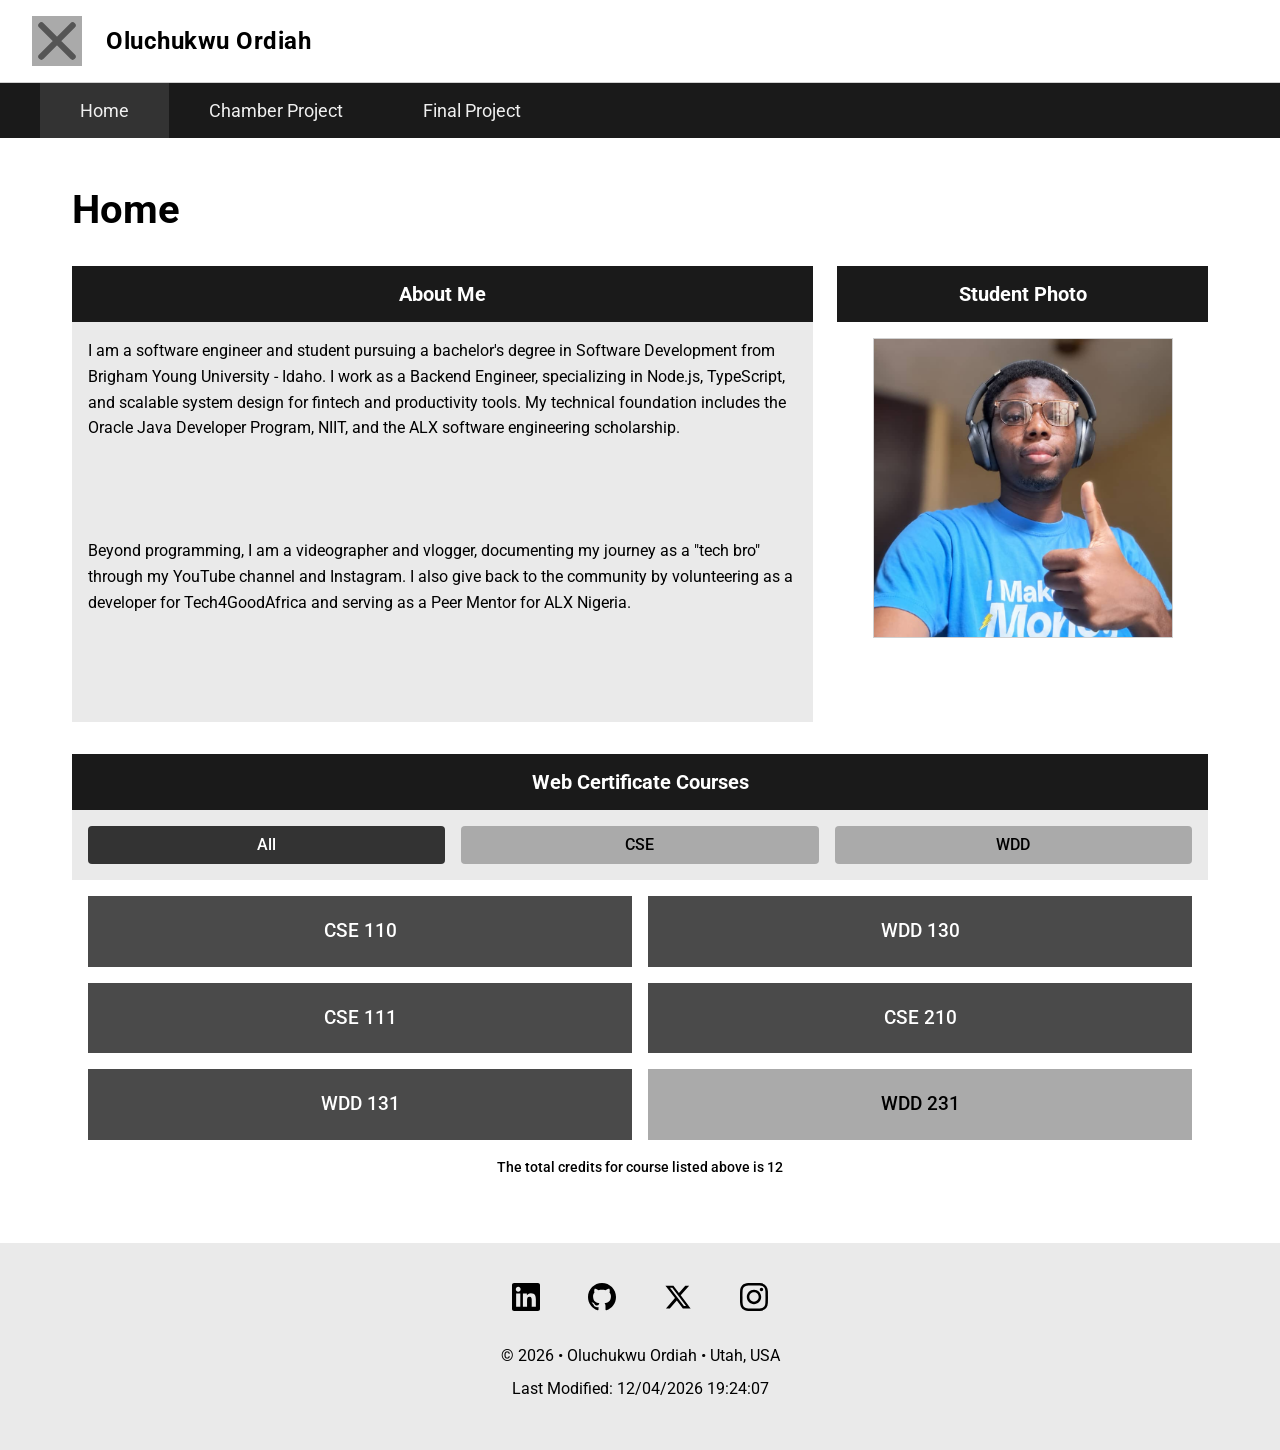
<file: index.html>
<!DOCTYPE html>
<html lang="en">
<head>
    <meta charset="UTF-8">
    <meta name="viewport" content="width=device-width, initial-scale=1.0">
    <meta name="description" content="WDD 231 - Web and Computer Programming home page for the Software Development degree program.">
    <meta name="author" content="Oluchukwu Ordiah">
    <title>WDD 231 - Web and Computer Programming</title>
    <link rel="preconnect" href="https://fonts.googleapis.com">
    <link rel="preconnect" href="https://fonts.gstatic.com" crossorigin>
    <link href="https://fonts.googleapis.com/css2?family=Roboto:wght@400;500;700&display=swap" rel="stylesheet">
    <link rel="stylesheet" href="styles/normalize.css">
    <link rel="stylesheet" href="styles/small.css">
    <link rel="stylesheet" href="styles/larger.css">
    <script src="scripts/navigation.js" defer></script>
    <script src="scripts/date.js" defer></script>
    <script src="scripts/course.js" defer></script>
</head>
<body>
    <header>
        <a class="logo-link" href="index.html" aria-label="Home">
            <img src="images/logo.svg" alt="Site Logo" class="logo">
        </a>
        <span class="site-name">Oluchukwu Ordiah</span>
        <button id="menu-btn" class="menu-toggle" aria-label="Toggle navigation menu" aria-expanded="false" aria-controls="nav-menu">✕</button>
    </header>
    <nav id="nav-menu" class="nav-menu" aria-label="Main Navigation">
        <ul>
            <li><a href="index.html" class="active">Home</a></li>
            <li><a href="chamber/index.html">Chamber Project</a></li>
            <li><a href="final/index.html">Final Project</a></li>
        </ul>
    </nav>
    <main>
        <h1>Home</h1>
        <div class="about-photo-row">
            <section class="card about-card">
                <h2>About Me</h2>
                <p>I am a software engineer and student pursuing a bachelor's degree in Software Development from Brigham Young University - Idaho. I work as a Backend Engineer, specializing in Node.js, TypeScript, and scalable system design for fintech and productivity tools. My technical foundation includes the Oracle Java Developer Program, NIIT, and the ALX software engineering scholarship.</p>
                <p>Beyond programming, I am a videographer and vlogger, documenting my journey as a "tech bro" through my YouTube channel and Instagram. I also give back to the community by volunteering as a developer for Tech4GoodAfrica and serving as a Peer Mentor for ALX Nigeria.</p>
            </section>
            <section class="card photo-card">
                <h2>Student Photo</h2>
                <img src="images/olu.jpeg" alt="Photo of Oluchukwu Ordiah" class="student-photo">
            </section>
        </div>
        <section class="card courses-card">
            <h2>Web Certificate Courses</h2>
            <div class="filter-buttons">
                <button id="all-courses" class="filter-btn active" type="button">All</button>
                <button id="cse-courses" class="filter-btn" type="button">CSE</button>
                <button id="wdd-courses" class="filter-btn" type="button">WDD</button>
            </div>
            <div id="course-cards" class="course-cards"></div>
            <p class="credits-caption">The total credits for course listed above is <span id="total-credits">0</span></p>
        </section>
    </main>
    <footer>
        <div class="social-links">
            <a href="https://www.linkedin.com/in/oluchukwu-ordiah-347861332/" aria-label="LinkedIn Profile">
                <svg xmlns="http://www.w3.org/2000/svg" width="28" height="28" viewBox="0 0 24 24" fill="currentColor">
                    <path d="M20.447 20.452h-3.554v-5.569c0-1.328-.027-3.037-1.852-3.037-1.853 0-2.136 1.445-2.136 2.939v5.667H9.351V9h3.414v1.561h.046c.477-.9 1.637-1.85 3.37-1.85 3.601 0 4.267 2.37 4.267 5.455v6.286zM5.337 7.433c-1.144 0-2.063-.926-2.063-2.065 0-1.138.92-2.063 2.063-2.063 1.14 0 2.064.925 2.064 2.063 0 1.139-.925 2.065-2.064 2.065zm1.782 13.019H3.555V9h3.564v11.452zM22.225 0H1.771C.792 0 0 .774 0 1.729v20.542C0 23.227.792 24 1.771 24h20.451C23.2 24 24 23.227 24 22.271V1.729C24 .774 23.2 0 22.222 0h.003z"/>
                </svg>
            </a>
            <a href="https://github.com/theoluordiah" aria-label="GitHub Profile">
                <svg xmlns="http://www.w3.org/2000/svg" width="28" height="28" viewBox="0 0 24 24" fill="currentColor">
                    <path d="M12 0c-6.626 0-12 5.373-12 12 0 5.302 3.438 9.8 8.207 11.387.599.111.793-.261.793-.577v-2.234c-3.338.726-4.033-1.416-4.033-1.416-.546-1.387-1.333-1.756-1.333-1.756-1.089-.745.083-.729.083-.729 1.205.084 1.839 1.237 1.839 1.237 1.07 1.834 2.807 1.304 3.492.997.107-.775.418-1.305.762-1.604-2.665-.305-5.467-1.334-5.467-5.931 0-1.311.469-2.381 1.236-3.221-.124-.303-.535-1.524.117-3.176 0 0 1.008-.322 3.301 1.23.957-.266 1.983-.399 3.003-.404 1.02.005 2.047.138 3.006.404 2.291-1.552 3.297-1.23 3.297-1.23.653 1.653.242 2.874.118 3.176.77.84 1.235 1.911 1.235 3.221 0 4.609-2.807 5.624-5.479 5.921.43.372.823 1.102.823 2.222v3.293c0 .319.192.694.801.576 4.765-1.589 8.199-6.086 8.199-11.386 0-6.627-5.373-12-12-12z"/>
                </svg>
            </a>
            <a href="https://x.com/theoluordiah" aria-label="X (Twitter) Profile">
                <svg xmlns="http://www.w3.org/2000/svg" width="28" height="28" viewBox="0 0 24 24" fill="currentColor">
                    <path d="M18.244 2.25h3.308l-7.227 8.26 8.502 11.24H16.17l-5.214-6.817L4.99 21.75H1.68l7.73-8.835L1.254 2.25H8.08l4.713 6.231zm-1.161 17.52h1.833L7.084 4.126H5.117z"/>
                </svg>
            </a>
            <a href="https://www.instagram.com/theoluordiah/" aria-label="Instagram Profile">
                <svg xmlns="http://www.w3.org/2000/svg" width="28" height="28" viewBox="0 0 24 24" fill="currentColor">
                    <path d="M12 2.163c3.204 0 3.584.012 4.85.07 3.252.148 4.771 1.691 4.919 4.919.058 1.265.069 1.645.069 4.849 0 3.205-.012 3.584-.069 4.849-.149 3.225-1.664 4.771-4.919 4.919-1.266.058-1.644.07-4.85.07-3.204 0-3.584-.012-4.849-.07-3.26-.149-4.771-1.699-4.919-4.92-.058-1.265-.07-1.644-.07-4.849 0-3.204.013-3.583.07-4.849.149-3.227 1.664-4.771 4.919-4.919 1.266-.057 1.645-.069 4.849-.069zm0-2.163c-3.259 0-3.667.014-4.947.072-4.358.2-6.78 2.618-6.98 6.98-.059 1.281-.073 1.689-.073 4.948 0 3.259.014 3.668.072 4.948.2 4.358 2.618 6.78 6.98 6.98 1.281.058 1.689.072 4.948.072 3.259 0 3.668-.014 4.948-.072 4.354-.2 6.782-2.618 6.979-6.98.059-1.28.073-1.689.073-4.948 0-3.259-.014-3.667-.072-4.947-.196-4.354-2.617-6.78-6.979-6.98-1.281-.059-1.69-.073-4.949-.073zm0 5.838c-3.403 0-6.162 2.759-6.162 6.162s2.759 6.163 6.162 6.163 6.162-2.759 6.162-6.163c0-3.403-2.759-6.162-6.162-6.162zm0 10.162c-2.209 0-4-1.79-4-4 0-2.209 1.791-4 4-4s4 1.791 4 4c0 2.21-1.791 4-4 4zm6.406-11.845c-.796 0-1.441.645-1.441 1.44s.645 1.44 1.441 1.44c.795 0 1.439-.645 1.439-1.44s-.644-1.44-1.439-1.44z"/>
                </svg>
            </a>
        </div>
        <p>&copy; <span id="current-year"></span> &bull; Oluchukwu Ordiah &bull; Utah, USA</p>
        <p id="lastModified"></p>
    </footer>
</body>
</html>
</file>
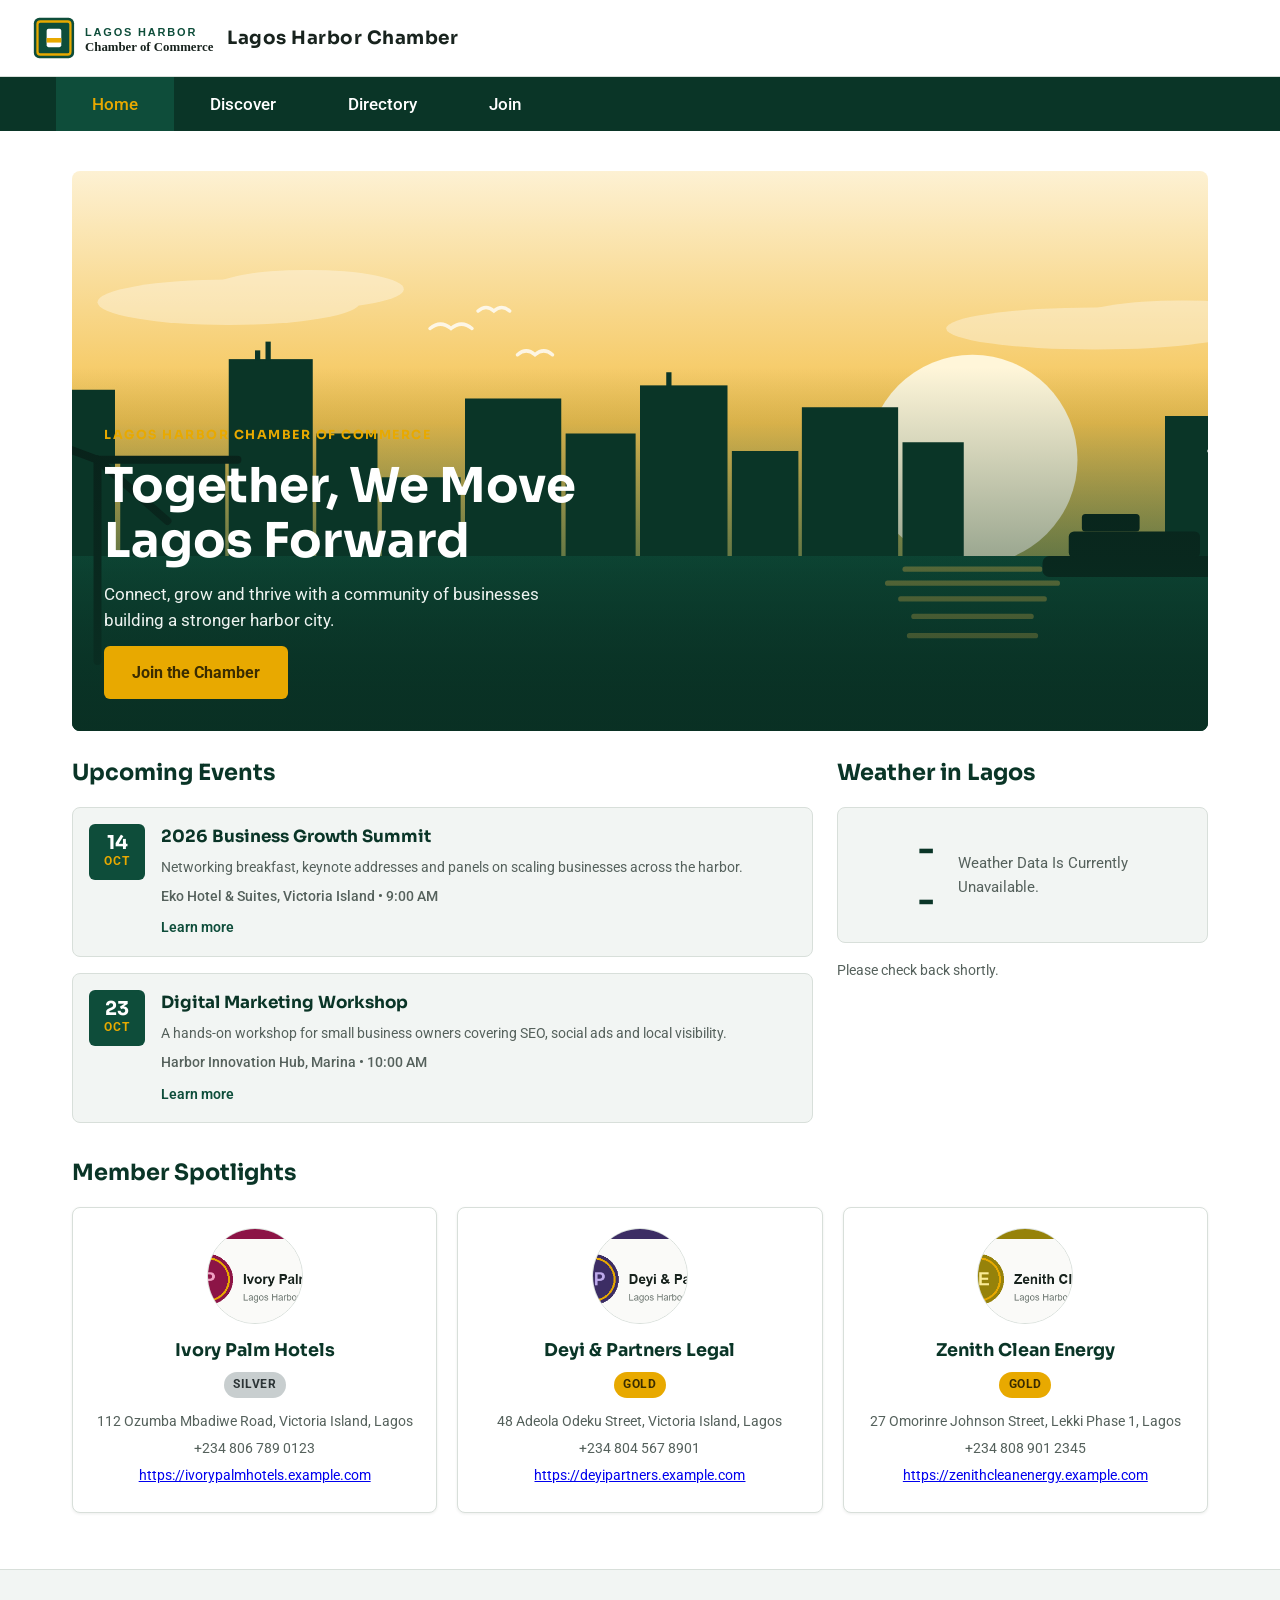
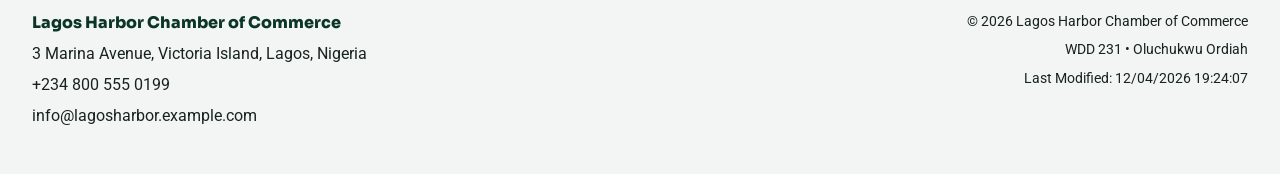
<file: chamber/index.html>
<!DOCTYPE html>
<html lang="en">
<head>
    <meta charset="UTF-8">
    <meta name="viewport" content="width=device-width, initial-scale=1.0">
    <meta name="description" content="Welcome to the Lagos Harbor Chamber of Commerce — connecting and growing the businesses that keep Lagos moving forward.">
    <meta name="author" content="Oluchukwu Ordiah">
    <title>Lagos Harbor Chamber of Commerce | Home</title>

    <meta property="og:title" content="Home | Lagos Harbor Chamber of Commerce">
    <meta property="og:description" content="Welcome to the Lagos Harbor Chamber of Commerce — connecting and growing the businesses that keep Lagos moving forward.">
    <meta property="og:image" content="https://theoluordiah.github.io/wdd231/chamber/images/og-image.png">
    <meta property="og:url" content="https://theoluordiah.github.io/wdd231/chamber/index.html">
    <meta property="og:type" content="website">
    <meta property="og:site_name" content="Lagos Harbor Chamber of Commerce">

    <link rel="icon" href="images/favicon.png" type="image/png">
    <link rel="preconnect" href="https://fonts.googleapis.com">
    <link rel="preconnect" href="https://fonts.gstatic.com" crossorigin>
    <link href="https://fonts.googleapis.com/css2?family=Roboto:wght@400;500;700&family=Sora:wght@600;700&display=swap" rel="stylesheet">
    <link rel="stylesheet" href="styles/normalize.css">
    <link rel="stylesheet" href="styles/small.css">
    <link rel="stylesheet" href="styles/larger.css">
    <script src="scripts/navigation.js" defer></script>
    <script src="scripts/date.js" defer></script>
    <script src="scripts/weatherapi.js" defer></script>
    <script src="scripts/weather.js" defer></script>
    <script src="scripts/spotlights.js" defer></script>
</head>
<body>
    <header class="site-header">
        <a class="logo-link" href="index.html" aria-label="Lagos Harbor Chamber of Commerce Home">
            <img src="images/logo.svg" alt="Lagos Harbor Chamber of Commerce logo" class="logo">
            <span class="site-name">Lagos Harbor Chamber</span>
        </a>
        <button id="menu-btn" class="menu-toggle" aria-label="Toggle navigation menu" aria-expanded="false" aria-controls="nav-menu">☰</button>
    </header>
    <nav id="nav-menu" class="nav-menu" aria-label="Main Navigation">
        <ul>
            <li><a href="index.html" class="active" aria-current="page">Home</a></li>
            <li><a href="discover.html">Discover</a></li>
            <li><a href="directory.html">Directory</a></li>
            <li><a href="join.html">Join</a></li>
        </ul>
    </nav>
    <main>
        <section class="hero">
            <img src="images/hero.svg" alt="Sunrise over the Lagos Harbor skyline and water" class="hero-image" width="1600" height="640">
            <div class="hero-content">
                <p class="hero-eyebrow">Lagos Harbor Chamber of Commerce</p>
                <h1>Together, We Move Lagos Forward</h1>
                <p class="hero-tagline">Connect, grow and thrive with a community of businesses building a stronger harbor city.</p>
                <a href="join.html" class="cta-btn">Join the Chamber</a>
            </div>
        </section>

        <div class="info-grid">
            <section class="events section">
                <h2>Upcoming Events</h2>
                <div class="events-grid">
                    <article class="event-card">
                        <div class="event-date" aria-hidden="true">
                            <span class="event-day">14</span>
                            <span class="event-month">Oct</span>
                        </div>
                        <div class="event-body">
                            <h3>2026 Business Growth Summit</h3>
                            <p>Networking breakfast, keynote addresses and panels on scaling businesses across the harbor.</p>
                            <p class="event-meta">Eko Hotel &amp; Suites, Victoria Island &bull; 9:00 AM</p>
                            <a class="event-link" href="#">Learn more</a>
                        </div>
                    </article>
                    <article class="event-card">
                        <div class="event-date" aria-hidden="true">
                            <span class="event-day">23</span>
                            <span class="event-month">Oct</span>
                        </div>
                        <div class="event-body">
                            <h3>Digital Marketing Workshop</h3>
                            <p>A hands-on workshop for small business owners covering SEO, social ads and local visibility.</p>
                            <p class="event-meta">Harbor Innovation Hub, Marina &bull; 10:00 AM</p>
                            <a class="event-link" href="#">Learn more</a>
                        </div>
                    </article>
                </div>
            </section>

            <section class="weather section">
                <h2>Weather in Lagos</h2>
                <div class="weather-current">
                    <div class="weather-main">
                        <img id="weather-icon" src="[data-uri]" alt="">
                        <span id="weather-temp" class="weather-temp">--</span>
                    </div>
                    <p id="weather-desc" class="weather-desc">Loading weather&hellip;</p>
                </div>
                <div id="forecast" class="forecast"></div>
            </section>
        </div>

        <section class="spotlights section">
            <h2>Member Spotlights</h2>
            <div id="spotlights" class="spotlight-grid"></div>
        </section>
    </main>
    <footer>
        <div class="footer-contact">
            <p><strong>Lagos Harbor Chamber of Commerce</strong></p>
            <p>3 Marina Avenue, Victoria Island, Lagos, Nigeria</p>
            <p>+234 800 555 0199</p>
            <p>info@lagosharbor.example.com</p>
        </div>
        <div class="footer-dev">
            <p>&copy; <span id="current-year"></span> Lagos Harbor Chamber of Commerce</p>
            <p>WDD 231 &bull; Oluchukwu Ordiah</p>
            <p id="lastModified"></p>
        </div>
    </footer>
</body>
</html>
</file>
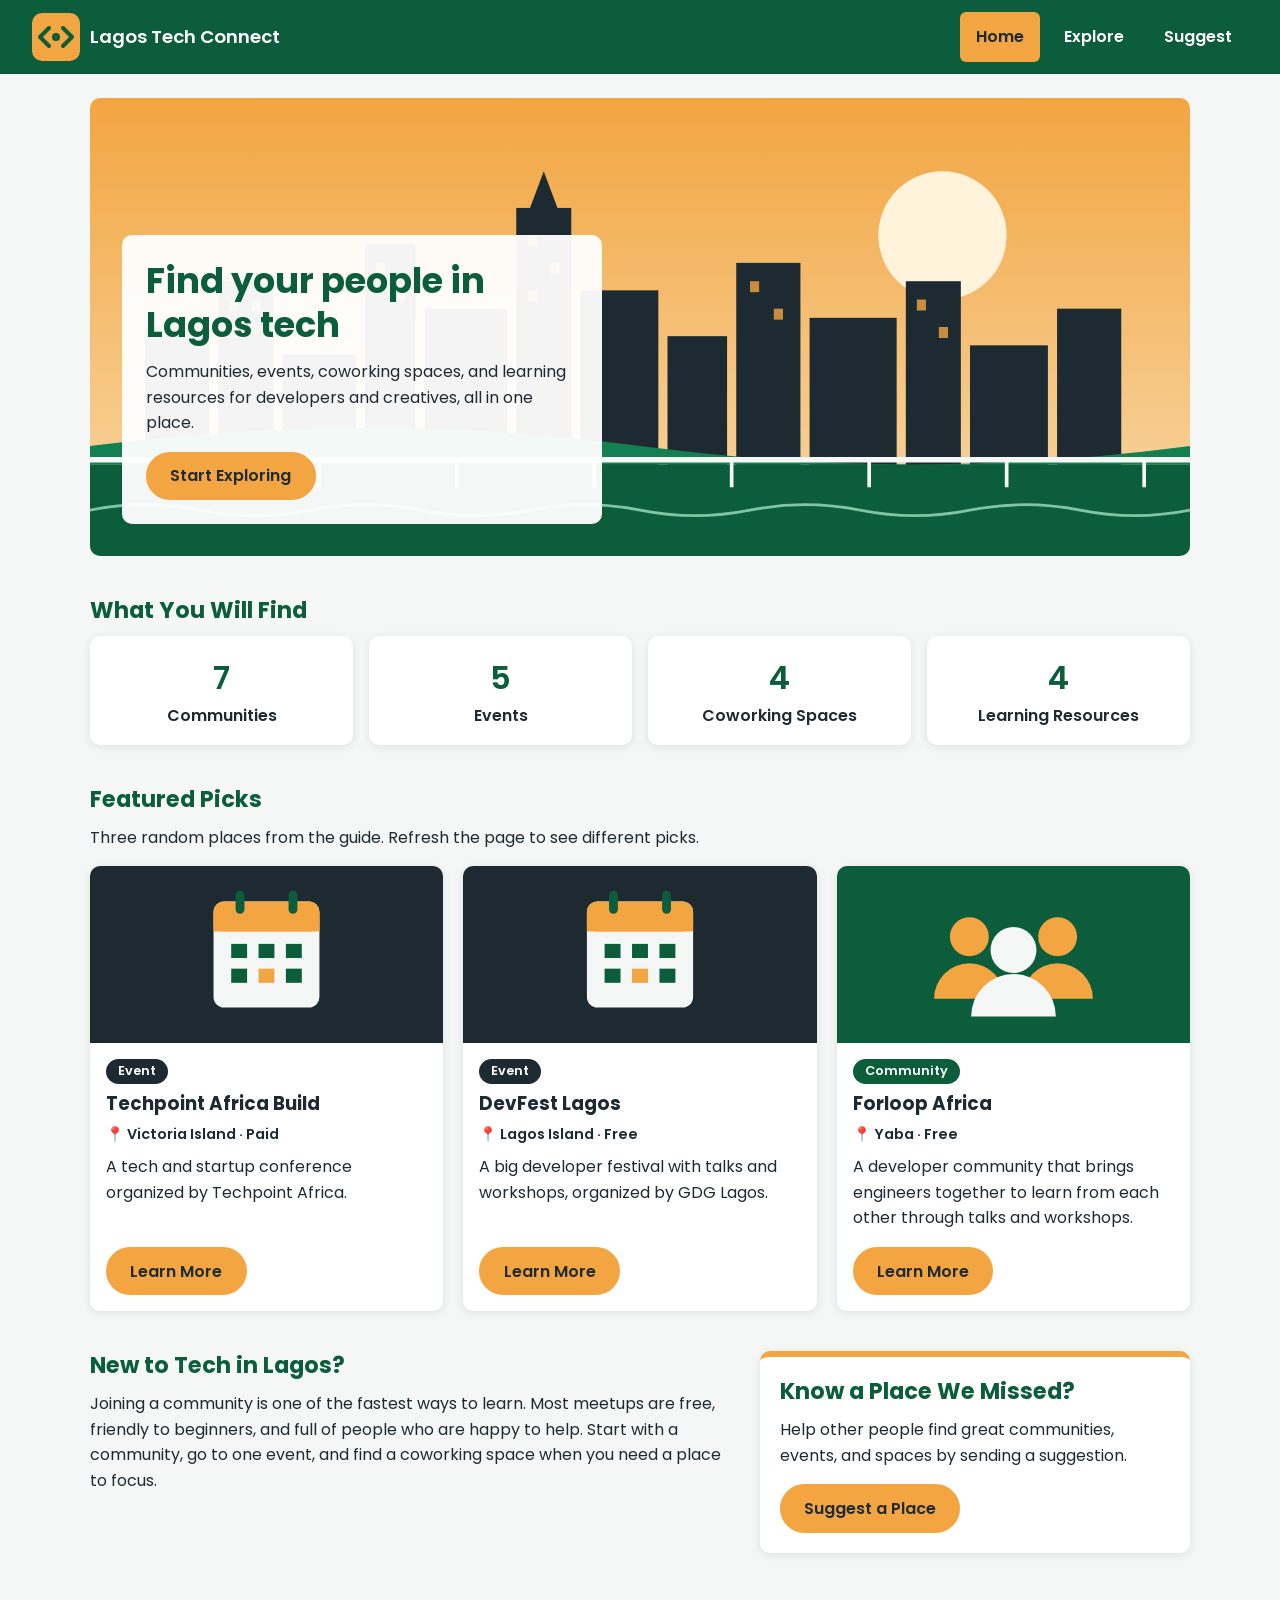
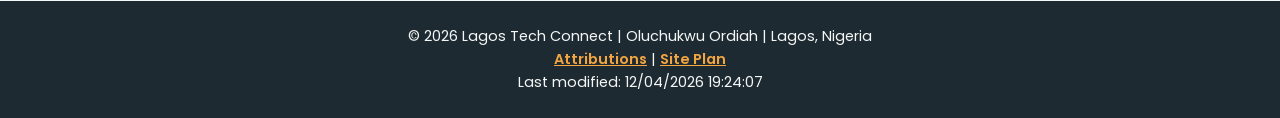
<file: final/index.html>
<!DOCTYPE html>
<html lang="en">
<head>
    <meta charset="UTF-8">
    <meta name="viewport" content="width=device-width, initial-scale=1.0">
    <title>Lagos Tech Connect | Tech Communities, Events, and Coworking in Lagos</title>
    <meta name="description" content="Find tech communities, developer events, coworking spaces, and learning resources in Lagos, Nigeria, all in one guide.">
    <meta name="author" content="Oluchukwu Ordiah">
    <meta property="og:title" content="Lagos Tech Connect | Your Guide to the Lagos Tech Scene">
    <meta property="og:description" content="Find tech communities, developer events, coworking spaces, and learning resources in Lagos, Nigeria.">
    <meta property="og:image" content="https://theoluordiah.github.io/wdd231/final/images/og-image.png">
    <meta property="og:url" content="https://theoluordiah.github.io/wdd231/final/index.html">
    <meta property="og:type" content="website">
    <meta property="og:site_name" content="Lagos Tech Connect">
    <link rel="icon" href="images/favicon.svg" type="image/svg+xml">
    <link rel="preconnect" href="https://fonts.googleapis.com">
    <link rel="preconnect" href="https://fonts.gstatic.com" crossorigin>
    <link href="https://fonts.googleapis.com/css2?family=Poppins:wght@400;600&display=swap" rel="stylesheet">
    <link rel="stylesheet" href="styles/main.css">
    <script type="module" src="scripts/home.mjs"></script>
</head>
<body>
    <header class="site-header">
        <a class="brand" href="index.html">
            <img src="images/logo.svg" alt="" width="48" height="48">
            <span>Lagos Tech Connect</span>
        </a>
        <button id="menu-button" type="button" aria-label="Toggle navigation menu" aria-expanded="false" aria-controls="main-nav">☰</button>
        <nav id="main-nav" aria-label="Main navigation">
            <ul>
                <li><a href="index.html" class="active" aria-current="page">Home</a></li>
                <li><a href="explore.html">Explore</a></li>
                <li><a href="suggest.html">Suggest</a></li>
            </ul>
        </nav>
    </header>

    <main>
        <section class="hero">
            <img src="images/hero.svg" alt="Illustration of the Lagos skyline at sunset above the lagoon and Third Mainland Bridge" width="1200" height="500">
            <div class="hero-text">
                <h1>Find your people in Lagos tech</h1>
                <p>Communities, events, coworking spaces, and learning resources for developers and creatives, all in one place.</p>
                <a class="button" href="explore.html">Start Exploring</a>
            </div>
        </section>

        <p id="saved-message" class="notice" hidden></p>

        <section>
            <h2>What You Will Find</h2>
            <ul id="stats" class="stats"></ul>
        </section>

        <section>
            <h2>Featured Picks</h2>
            <p>Three random places from the guide. Refresh the page to see different picks.</p>
            <div id="featured" class="card-grid"></div>
        </section>

        <section class="split">
            <div>
                <h2>New to Tech in Lagos?</h2>
                <p>Joining a community is one of the fastest ways to learn. Most meetups are free, friendly to beginners, and full of people who are happy to help. Start with a community, go to one event, and find a coworking space when you need a place to focus.</p>
            </div>
            <div class="callout">
                <h2>Know a Place We Missed?</h2>
                <p>Help other people find great communities, events, and spaces by sending a suggestion.</p>
                <a class="button" href="suggest.html">Suggest a Place</a>
            </div>
        </section>
    </main>

    <dialog id="details-dialog" aria-labelledby="dialog-title">
        <button id="close-dialog" type="button" aria-label="Close details">✕</button>
        <div id="dialog-content"></div>
    </dialog>

    <footer>
        <p>&copy; <span id="year">2026</span> Lagos Tech Connect | Oluchukwu Ordiah | Lagos, Nigeria</p>
        <p><a href="attributions.html">Attributions</a> | <a href="siteplan.html">Site Plan</a></p>
        <p>Last modified: <span id="last-modified"></span></p>
    </footer>
</body>
</html>
</file>
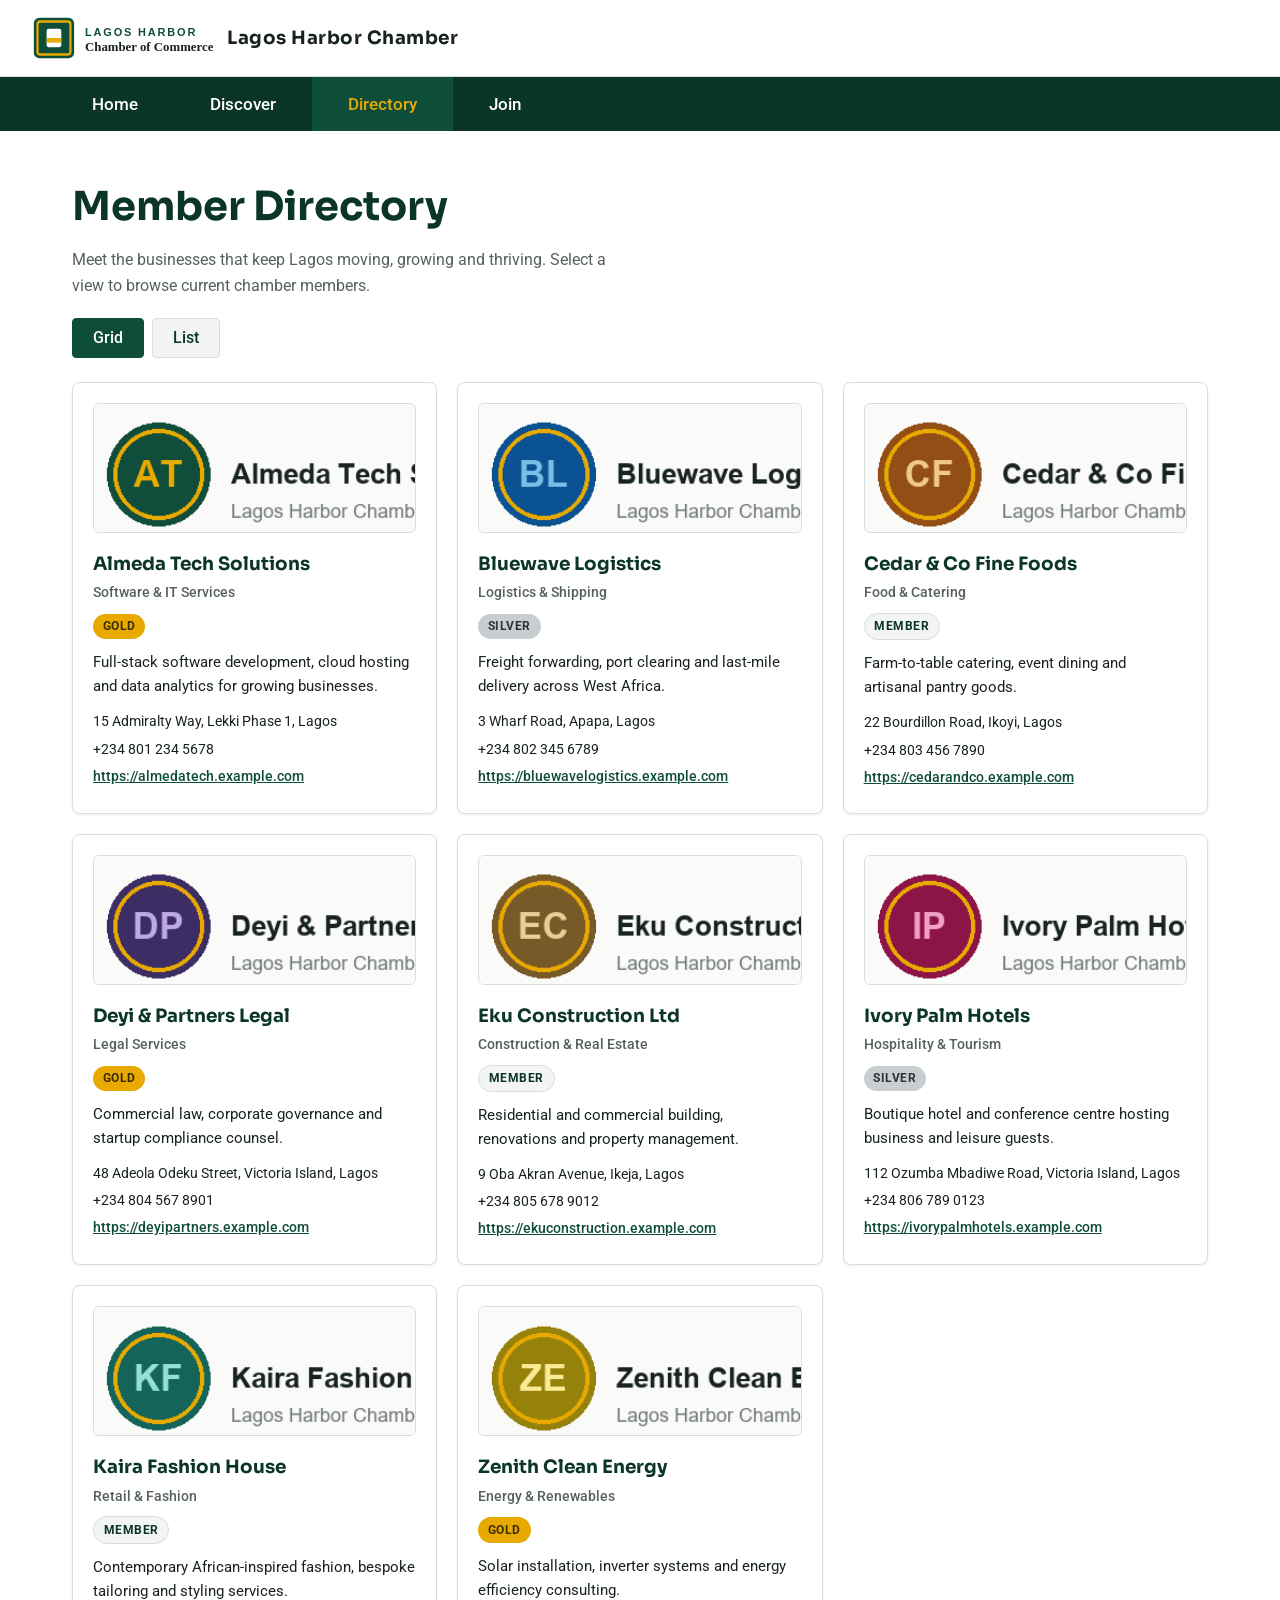
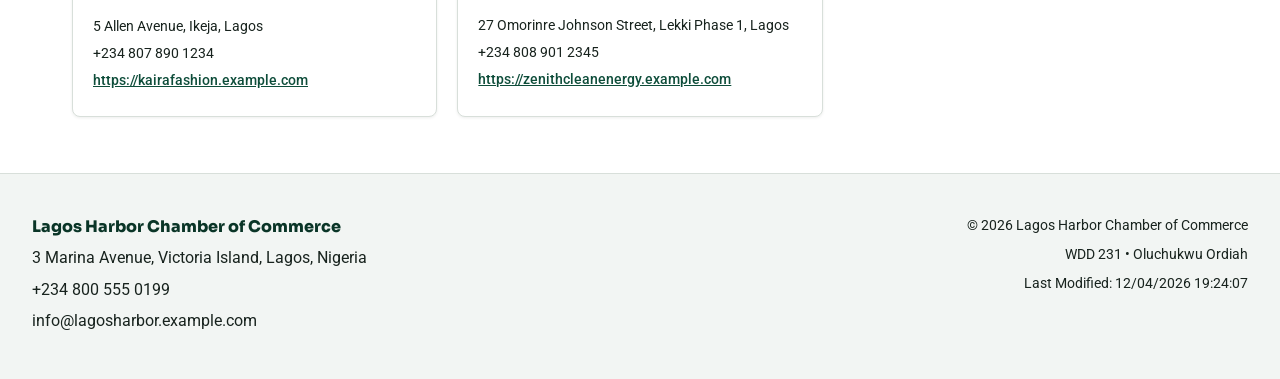
<file: chamber/directory.html>
<!DOCTYPE html>
<html lang="en">
<head>
    <meta charset="UTF-8">
    <meta name="viewport" content="width=device-width, initial-scale=1.0">
    <meta name="description" content="Explore the member directory of the Lagos Harbor Chamber of Commerce — local businesses, organizations and services supporting Lagos.">
    <meta name="author" content="Oluchukwu Ordiah">
    <title>Member Directory | Lagos Harbor Chamber of Commerce</title>

    <meta property="og:title" content="Member Directory | Lagos Harbor Chamber of Commerce">
    <meta property="og:description" content="Explore the member directory of the Lagos Harbor Chamber of Commerce — local businesses, organizations and services supporting Lagos.">
    <meta property="og:image" content="https://theoluordiah.github.io/wdd231/chamber/images/og-image.png">
    <meta property="og:url" content="https://theoluordiah.github.io/wdd231/chamber/directory.html">
    <meta property="og:type" content="website">
    <meta property="og:site_name" content="Lagos Harbor Chamber of Commerce">

    <link rel="icon" href="images/favicon.png" type="image/png">
    <link rel="preconnect" href="https://fonts.googleapis.com">
    <link rel="preconnect" href="https://fonts.gstatic.com" crossorigin>
    <link href="https://fonts.googleapis.com/css2?family=Roboto:wght@400;500;700&family=Sora:wght@600;700&display=swap" rel="stylesheet">
    <link rel="stylesheet" href="styles/normalize.css">
    <link rel="stylesheet" href="styles/small.css">
    <link rel="stylesheet" href="styles/larger.css">
    <script src="scripts/navigation.js" defer></script>
    <script src="scripts/date.js" defer></script>
    <script src="scripts/directory.js" defer></script>
</head>
<body>
    <header class="site-header">
        <a class="logo-link" href="index.html" aria-label="Lagos Harbor Chamber of Commerce Home">
            <img src="images/logo.svg" alt="Lagos Harbor Chamber of Commerce logo" class="logo">
            <span class="site-name">Lagos Harbor Chamber</span>
        </a>
        <button id="menu-btn" class="menu-toggle" aria-label="Toggle navigation menu" aria-expanded="false" aria-controls="nav-menu">☰</button>
    </header>
    <nav id="nav-menu" class="nav-menu" aria-label="Main Navigation">
        <ul>
            <li><a href="index.html">Home</a></li>
            <li><a href="discover.html">Discover</a></li>
            <li><a href="directory.html" class="active" aria-current="page">Directory</a></li>
            <li><a href="join.html">Join</a></li>
        </ul>
    </nav>
    <main>
        <h1>Member Directory</h1>
        <p class="intro">Meet the businesses that keep Lagos moving, growing and thriving. Select a view to browse current chamber members.</p>

        <div class="view-toggle" role="group" aria-label="Member directory view">
            <button id="grid-view" class="view-btn active" type="button" aria-pressed="true">Grid</button>
            <button id="list-view" class="view-btn" type="button" aria-pressed="false">List</button>
        </div>

        <div id="members" class="member-grid"></div>
    </main>
    <footer>
        <div class="footer-contact">
            <p><strong>Lagos Harbor Chamber of Commerce</strong></p>
            <p>3 Marina Avenue, Victoria Island, Lagos, Nigeria</p>
            <p>+234 800 555 0199</p>
            <p>info@lagosharbor.example.com</p>
        </div>
        <div class="footer-dev">
            <p>&copy; <span id="current-year"></span> Lagos Harbor Chamber of Commerce</p>
            <p>WDD 231 &bull; Oluchukwu Ordiah</p>
            <p id="lastModified"></p>
        </div>
    </footer>
</body>
</html>
</file>
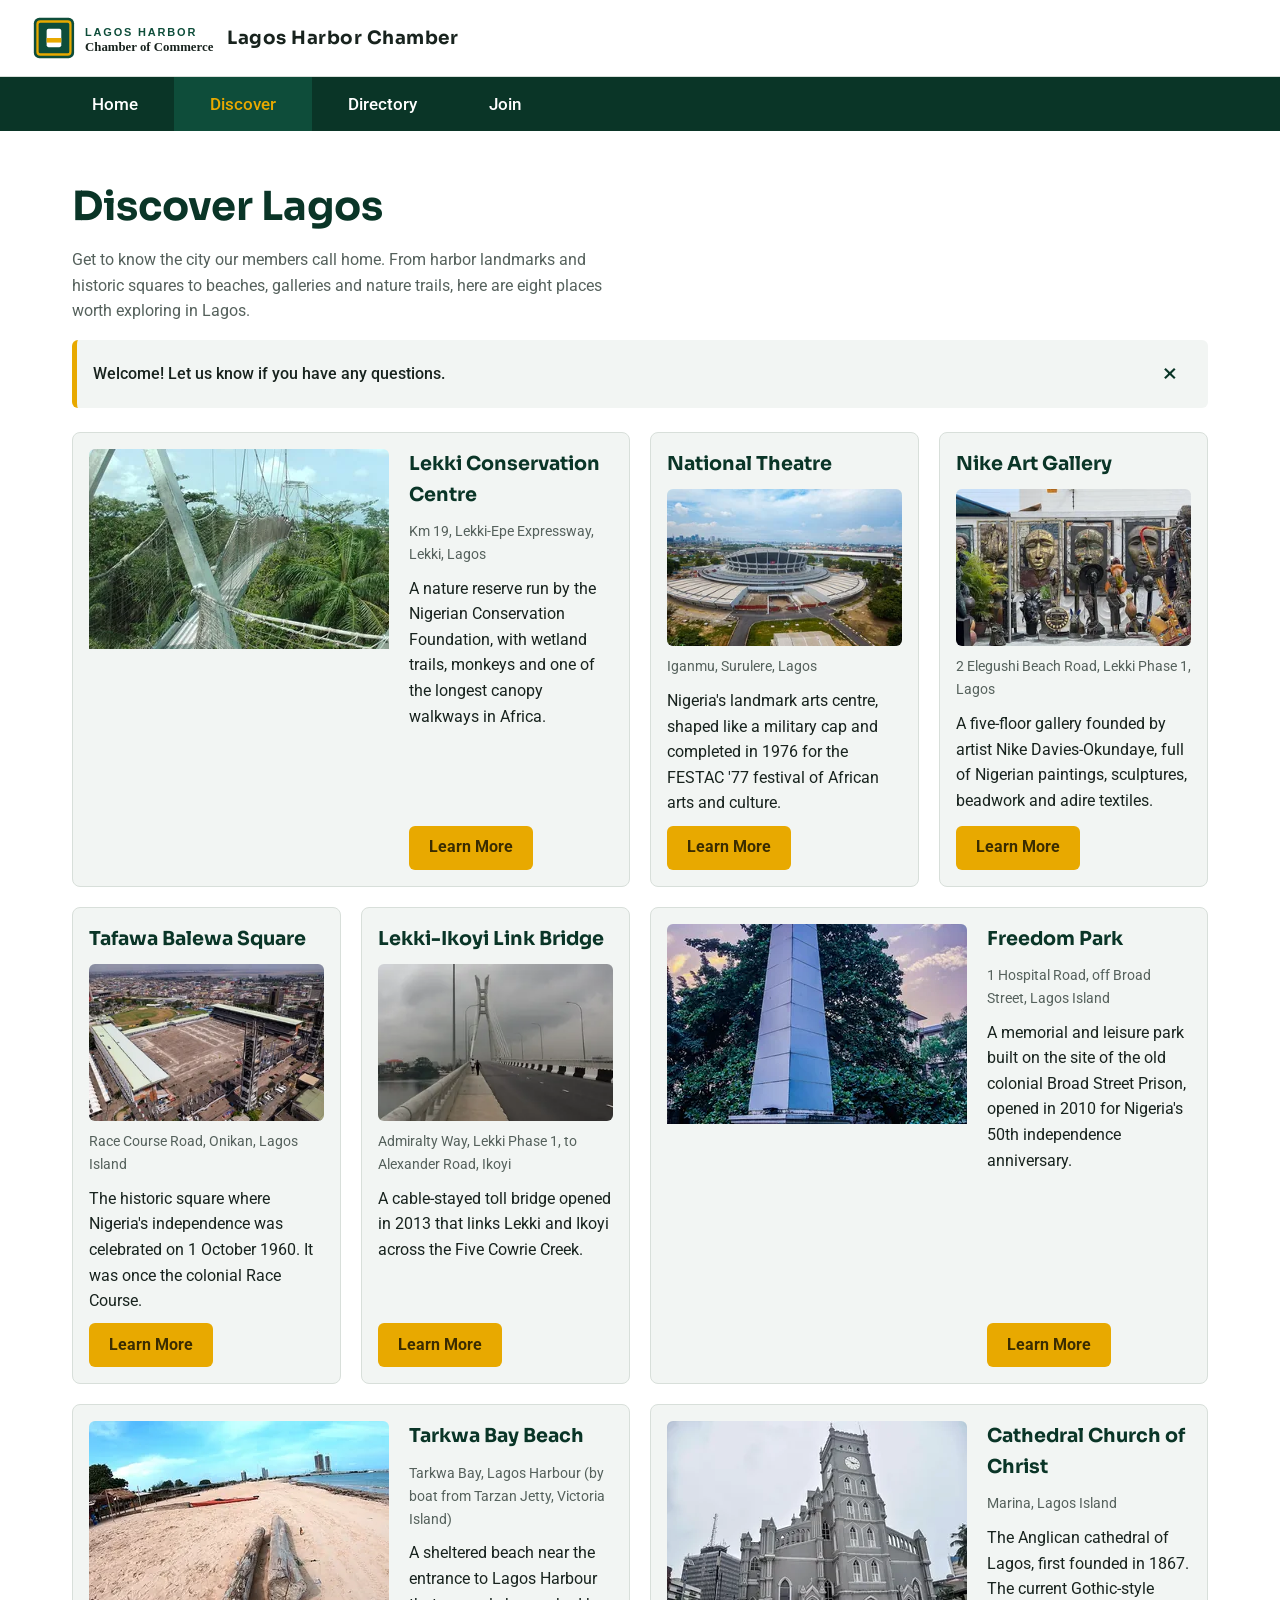
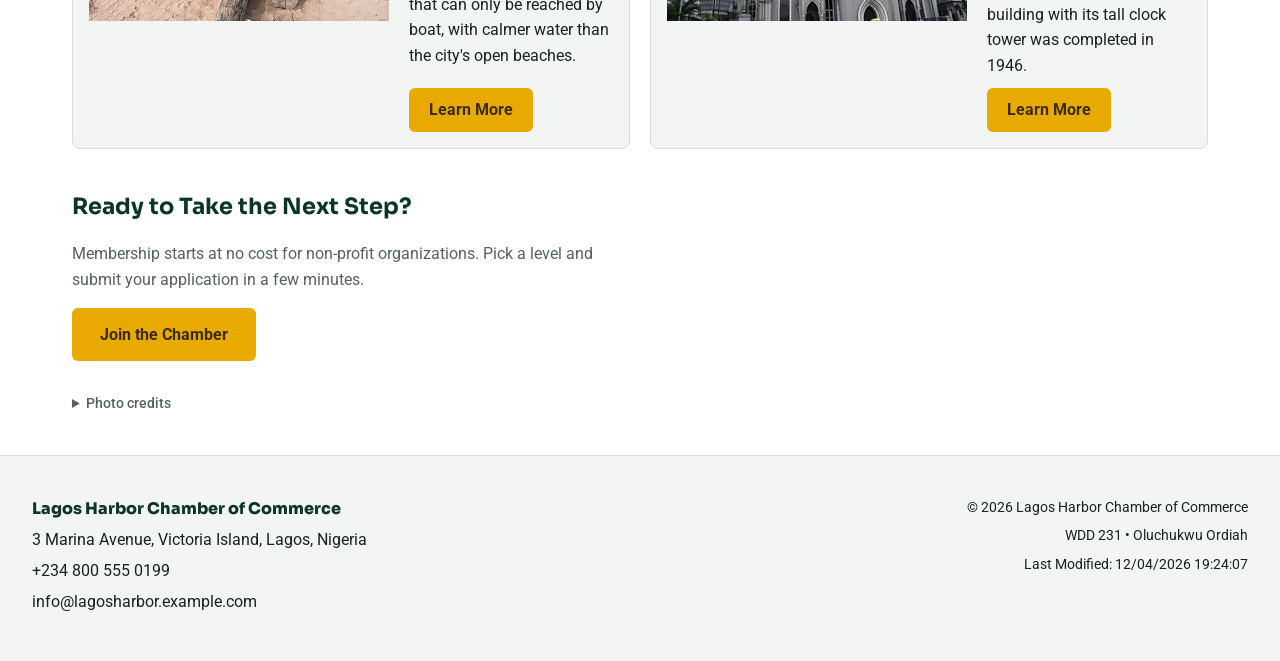
<file: chamber/discover.html>
<!DOCTYPE html>
<html lang="en">
<head>
    <meta charset="UTF-8">
    <meta name="viewport" content="width=device-width, initial-scale=1.0">
    <meta name="description" content="Discover the Lagos Harbor Chamber of Commerce — local landmarks, the harbor districts and the events and community projects our members support.">
    <meta name="author" content="Oluchukwu Ordiah">
    <title>Discover | Lagos Harbor Chamber of Commerce</title>

    <meta property="og:title" content="Discover | Lagos Harbor Chamber of Commerce">
    <meta property="og:description" content="Discover the Lagos Harbor Chamber of Commerce — local landmarks, the harbor districts and the events and community projects our members support.">
    <meta property="og:image" content="https://theoluordiah.github.io/wdd231/chamber/images/og-image.png">
    <meta property="og:url" content="https://theoluordiah.github.io/wdd231/chamber/discover.html">
    <meta property="og:type" content="website">
    <meta property="og:site_name" content="Lagos Harbor Chamber of Commerce">

    <link rel="icon" href="images/favicon.png" type="image/png">
    <link rel="preconnect" href="https://fonts.googleapis.com">
    <link rel="preconnect" href="https://fonts.gstatic.com" crossorigin>
    <link href="https://fonts.googleapis.com/css2?family=Roboto:wght@400;500;700&family=Sora:wght@600;700&display=swap" rel="stylesheet">
    <link rel="stylesheet" href="styles/normalize.css">
    <link rel="stylesheet" href="styles/small.css">
    <link rel="stylesheet" href="styles/larger.css">
    <script src="scripts/navigation.js" defer></script>
    <script src="scripts/date.js" defer></script>
    <script type="module" src="scripts/discover.js"></script>
</head>
<body>
    <header class="site-header">
        <a class="logo-link" href="index.html" aria-label="Lagos Harbor Chamber of Commerce Home">
            <img src="images/logo.svg" alt="Lagos Harbor Chamber of Commerce logo" class="logo">
            <span class="site-name">Lagos Harbor Chamber</span>
        </a>
        <button id="menu-btn" class="menu-toggle" aria-label="Toggle navigation menu" aria-expanded="false" aria-controls="nav-menu">&#9776;</button>
    </header>
    <nav id="nav-menu" class="nav-menu" aria-label="Main Navigation">
        <ul>
            <li><a href="index.html">Home</a></li>
            <li><a href="discover.html" class="active" aria-current="page">Discover</a></li>
            <li><a href="directory.html">Directory</a></li>
            <li><a href="join.html">Join</a></li>
        </ul>
    </nav>
    <main>
        <h1>Discover Lagos</h1>
        <p class="intro">Get to know the city our members call home. From harbor landmarks and historic squares to beaches, galleries and nature trails, here are eight places worth exploring in Lagos.</p>

        <div id="visit-message" class="visit-message" role="status">
            <p id="visit-text"></p>
            <button id="visit-close" class="visit-close" type="button" aria-label="Close message">&times;</button>
        </div>

        <div id="discover-cards" class="discover-grid"></div>

        <dialog id="place-dialog" class="modal" aria-labelledby="place-dialog-title">
            <div class="modal-inner">
                <h2 id="place-dialog-title">Place details</h2>
                <address id="place-dialog-address"></address>
                <p id="place-dialog-text"></p>
                <button id="place-dialog-close" class="modal-close" type="button">Close</button>
            </div>
        </dialog>

        <section class="section discover-cta">
            <h2>Ready to Take the Next Step?</h2>
            <p class="intro">Membership starts at no cost for non-profit organizations. Pick a level and submit your application in a few minutes.</p>
            <a class="cta-btn" href="join.html">Join the Chamber</a>
        </section>

        <details class="photo-credits">
            <summary>Photo credits</summary>
            <ul id="photo-credits"></ul>
        </details>
    </main>
    <footer>
        <div class="footer-contact">
            <p><strong>Lagos Harbor Chamber of Commerce</strong></p>
            <p>3 Marina Avenue, Victoria Island, Lagos, Nigeria</p>
            <p>+234 800 555 0199</p>
            <p>info@lagosharbor.example.com</p>
        </div>
        <div class="footer-dev">
            <p>&copy; <span id="current-year"></span> Lagos Harbor Chamber of Commerce</p>
            <p>WDD 231 &bull; Oluchukwu Ordiah</p>
            <p id="lastModified"></p>
        </div>
    </footer>
</body>
</html>
</file>
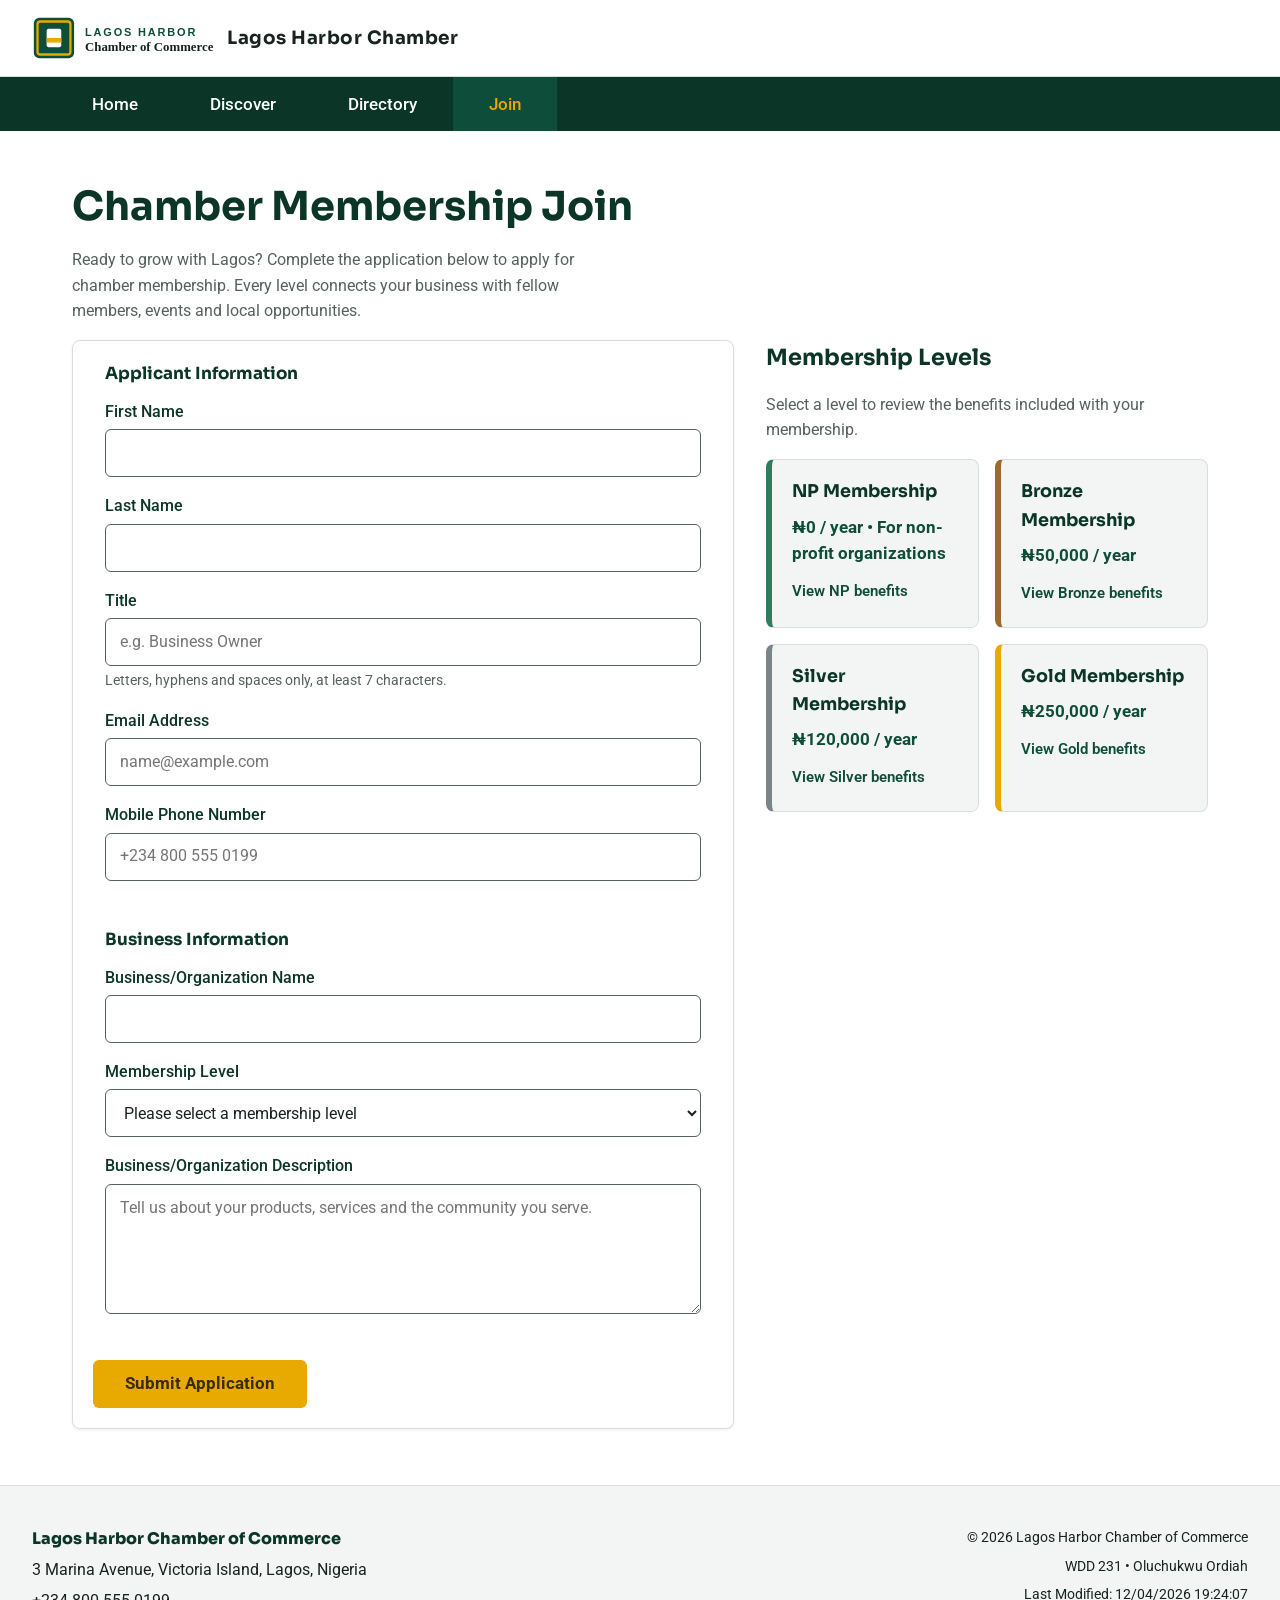
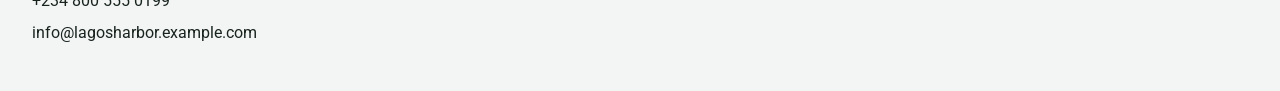
<file: chamber/join.html>
<!DOCTYPE html>
<html lang="en">
<head>
    <meta charset="UTF-8">
    <meta name="viewport" content="width=device-width, initial-scale=1.0">
    <meta name="description" content="Apply to join the Lagos Harbor Chamber of Commerce — choose a membership level from NP to Gold and submit the chamber membership application.">
    <meta name="author" content="Oluchukwu Ordiah">
    <title>Chamber Membership Join | Lagos Harbor Chamber of Commerce</title>

    <meta property="og:title" content="Chamber Membership Join | Lagos Harbor Chamber of Commerce">
    <meta property="og:description" content="Apply to join the Lagos Harbor Chamber of Commerce — choose a membership level from NP to Gold and submit the chamber membership application.">
    <meta property="og:image" content="https://theoluordiah.github.io/wdd231/chamber/images/og-image.png">
    <meta property="og:url" content="https://theoluordiah.github.io/wdd231/chamber/join.html">
    <meta property="og:type" content="website">
    <meta property="og:site_name" content="Lagos Harbor Chamber of Commerce">

    <link rel="icon" href="images/favicon.png" type="image/png">
    <link rel="preconnect" href="https://fonts.googleapis.com">
    <link rel="preconnect" href="https://fonts.gstatic.com" crossorigin>
    <link href="https://fonts.googleapis.com/css2?family=Roboto:wght@400;500;700&family=Sora:wght@600;700&display=swap" rel="stylesheet">
    <link rel="stylesheet" href="styles/normalize.css">
    <link rel="stylesheet" href="styles/small.css">
    <link rel="stylesheet" href="styles/larger.css">
    <script src="scripts/navigation.js" defer></script>
    <script src="scripts/date.js" defer></script>
    <script src="scripts/form.js" defer></script>
</head>
<body>
    <header class="site-header">
        <a class="logo-link" href="index.html" aria-label="Lagos Harbor Chamber of Commerce Home">
            <img src="images/logo.svg" alt="Lagos Harbor Chamber of Commerce logo" class="logo">
            <span class="site-name">Lagos Harbor Chamber</span>
        </a>
        <button id="menu-btn" class="menu-toggle" aria-label="Toggle navigation menu" aria-expanded="false" aria-controls="nav-menu">&#9776;</button>
    </header>
    <nav id="nav-menu" class="nav-menu" aria-label="Main Navigation">
        <ul>
            <li><a href="index.html">Home</a></li>
            <li><a href="discover.html">Discover</a></li>
            <li><a href="directory.html">Directory</a></li>
            <li><a href="join.html" class="active" aria-current="page">Join</a></li>
        </ul>
    </nav>
    <main>
        <h1>Chamber Membership Join</h1>
        <p class="intro">Ready to grow with Lagos? Complete the application below to apply for chamber membership. Every level connects your business with fellow members, events and local opportunities.</p>

        <div class="join-layout">
            <form class="join-form" id="join-form" method="get" action="thankyou.html">
                <fieldset>
                    <legend>Applicant Information</legend>

                    <label class="form-group">
                        <span class="form-label">First Name</span>
                        <input type="text" id="fname" name="fname" title="First Name" autocomplete="given-name" required>
                    </label>

                    <label class="form-group">
                        <span class="form-label">Last Name</span>
                        <input type="text" id="lname" name="lname" title="Last Name" autocomplete="family-name" required>
                    </label>

                    <label class="form-group">
                        <span class="form-label">Title</span>
                        <input type="text" id="title" name="title" title="Organizational Title" autocomplete="organization-title" pattern="[\-A-Za-z ]{7,}" placeholder="e.g. Business Owner">
                        <span class="form-hint">Letters, hyphens and spaces only, at least 7 characters.</span>
                    </label>

                    <label class="form-group">
                        <span class="form-label">Email Address</span>
                        <input type="email" id="email" name="email" title="Email Address" autocomplete="email" placeholder="name@example.com" required>
                    </label>

                    <label class="form-group">
                        <span class="form-label">Mobile Phone Number</span>
                        <input type="tel" id="phone" name="phone" title="Mobile Phone Number" autocomplete="tel" placeholder="+234 800 555 0199" required>
                    </label>

                    <label class="visually-hidden" for="timestamp">
                        Date and time the form was loaded
                        <input type="hidden" id="timestamp" name="timestamp" title="Date and Time" value="">
                    </label>
                </fieldset>

                <fieldset>
                    <legend>Business Information</legend>

                    <label class="form-group">
                        <span class="form-label">Business/Organization Name</span>
                        <input type="text" id="organization" name="organization" title="Business or Organization Name" autocomplete="organization" required>
                    </label>

                    <label class="form-group">
                        <span class="form-label">Membership Level</span>
                        <select id="membership" name="membership" title="Membership Level" required>
                            <option value="">Please select a membership level</option>
                            <option value="np">NP Membership &mdash; Non-Profit (no fee)</option>
                            <option value="bronze">Bronze Membership</option>
                            <option value="silver">Silver Membership</option>
                            <option value="gold">Gold Membership</option>
                        </select>
                    </label>

                    <label class="form-group">
                        <span class="form-label">Business/Organization Description</span>
                        <textarea id="description" name="description" title="Business or Organization Description" placeholder="Tell us about your products, services and the community you serve."></textarea>
                    </label>
                </fieldset>

                <input type="submit" class="submit-btn" value="Submit Application">
            </form>

            <aside aria-labelledby="levels-heading">
                <h2 id="levels-heading">Membership Levels</h2>
                <p class="intro">Select a level to review the benefits included with your membership.</p>

                <div class="level-cards">
                    <section class="level-card" data-level="np">
                        <h3>NP Membership</h3>
                        <p class="level-cost">&#8358;0 / year &bull; For non-profit organizations</p>
                        <a class="level-info-link" href="#modal-np" aria-haspopup="dialog">View NP benefits</a>
                    </section>

                    <section class="level-card" data-level="bronze">
                        <h3>Bronze Membership</h3>
                        <p class="level-cost">&#8358;50,000 / year</p>
                        <a class="level-info-link" href="#modal-bronze" aria-haspopup="dialog">View Bronze benefits</a>
                    </section>

                    <section class="level-card" data-level="silver">
                        <h3>Silver Membership</h3>
                        <p class="level-cost">&#8358;120,000 / year</p>
                        <a class="level-info-link" href="#modal-silver" aria-haspopup="dialog">View Silver benefits</a>
                    </section>

                    <section class="level-card" data-level="gold">
                        <h3>Gold Membership</h3>
                        <p class="level-cost">&#8358;250,000 / year</p>
                        <a class="level-info-link" href="#modal-gold" aria-haspopup="dialog">View Gold benefits</a>
                    </section>
                </div>
            </aside>
        </div>

        <dialog class="modal" id="modal-np" aria-labelledby="modal-np-title">
            <div class="modal-inner">
                <h2 id="modal-np-title">NP Membership Benefits</h2>
                <p>Free membership for registered non-profit organizations serving the Lagos community.</p>
                <ul>
                    <li>Full membership directory listing</li>
                    <li>Invitation to chamber town halls and community outreach programs</li>
                    <li>Quarterly newsletter inclusion</li>
                    <li>Free access to volunteer match events</li>
                </ul>
                <button class="modal-close" type="button">Close</button>
            </div>
        </dialog>

        <dialog class="modal" id="modal-bronze" aria-labelledby="modal-bronze-title">
            <div class="modal-inner">
                <h2 id="modal-bronze-title">Bronze Membership Benefits</h2>
                <p>The entry point for local businesses building their first chamber relationships.</p>
                <ul>
                    <li>Everything in NP Membership</li>
                    <li>Full membership directory listing with industry category</li>
                    <li>Invitation to monthly networking breakfasts</li>
                    <li>10% discount on chamber workshops and training</li>
                    <li>Monthly chamber newsletter feature</li>
                </ul>
                <button class="modal-close" type="button">Close</button>
            </div>
        </dialog>

        <dialog class="modal" id="modal-silver" aria-labelledby="modal-silver-title">
            <div class="modal-inner">
                <h2 id="modal-silver-title">Silver Membership Benefits</h2>
                <p>For established businesses ready to grow visibility and referral volume.</p>
                <ul>
                    <li>Everything in Bronze Membership</li>
                    <li>Priority seating at chamber headline events</li>
                    <li>Rotating homepage spotlight placement on the chamber site</li>
                    <li>20% discount on training and advertising packages</li>
                    <li>Two guest passes per member event</li>
                    <li>Listing in the chamber mobile member app</li>
                </ul>
                <button class="modal-close" type="button">Close</button>
            </div>
        </dialog>

        <dialog class="modal" id="modal-gold" aria-labelledby="modal-gold-title">
            <div class="modal-inner">
                <h2 id="modal-gold-title">Gold Membership Benefits</h2>
                <p>Our premier tier for businesses that want to lead the harbor community.</p>
                <ul>
                    <li>Everything in Silver Membership</li>
                    <li>Reserved front-row seating at all chamber events</li>
                    <li>Featured homepage spotlight with a dedicated member story</li>
                    <li>40% discount on training, advertising and sponsorship packages</li>
                    <li>Four guest passes per member event</li>
                    <li>Named listing in the annual chamber impact report</li>
                    <li>Voting rights on chamber policy and event decisions</li>
                </ul>
                <button class="modal-close" type="button">Close</button>
            </div>
        </dialog>
    </main>
    <footer>
        <div class="footer-contact">
            <p><strong>Lagos Harbor Chamber of Commerce</strong></p>
            <p>3 Marina Avenue, Victoria Island, Lagos, Nigeria</p>
            <p>+234 800 555 0199</p>
            <p>info@lagosharbor.example.com</p>
        </div>
        <div class="footer-dev">
            <p>&copy; <span id="current-year"></span> Lagos Harbor Chamber of Commerce</p>
            <p>WDD 231 &bull; Oluchukwu Ordiah</p>
            <p id="lastModified"></p>
        </div>
    </footer>
</body>
</html>
</file>
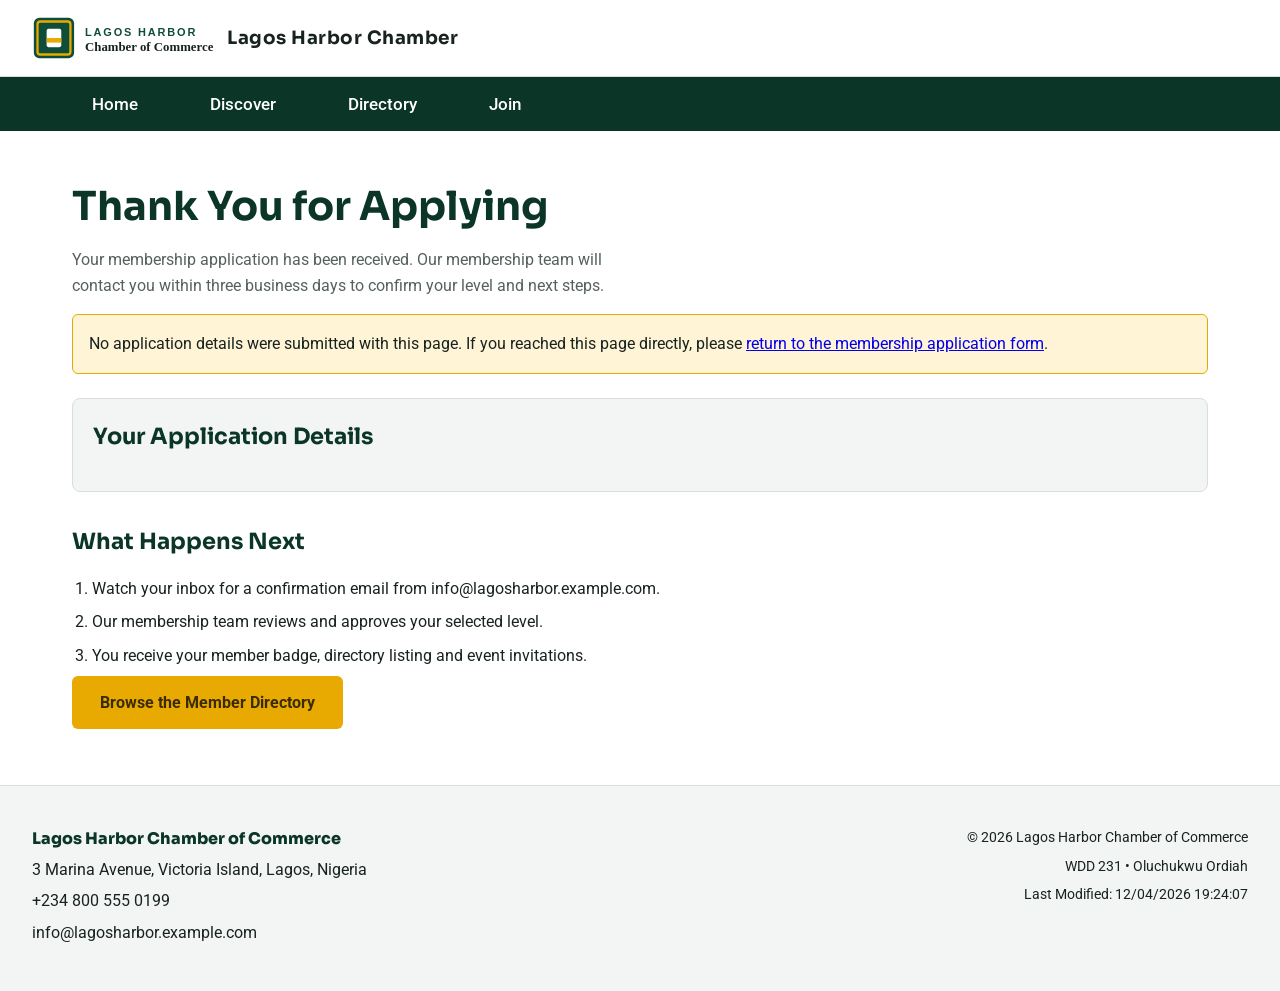
<file: chamber/thankyou.html>
<!DOCTYPE html>
<html lang="en">
<head>
    <meta charset="UTF-8">
    <meta name="viewport" content="width=device-width, initial-scale=1.0">
    <meta name="description" content="Thank you for applying to join the Lagos Harbor Chamber of Commerce. Review your submitted membership application details.">
    <meta name="author" content="Oluchukwu Ordiah">
    <title>Thank You | Lagos Harbor Chamber of Commerce</title>

    <meta property="og:title" content="Thank You | Lagos Harbor Chamber of Commerce">
    <meta property="og:description" content="Thank you for applying to join the Lagos Harbor Chamber of Commerce. Review your submitted membership application details.">
    <meta property="og:image" content="https://theoluordiah.github.io/wdd231/chamber/images/og-image.png">
    <meta property="og:url" content="https://theoluordiah.github.io/wdd231/chamber/thankyou.html">
    <meta property="og:type" content="website">
    <meta property="og:site_name" content="Lagos Harbor Chamber of Commerce">

    <link rel="icon" href="images/favicon.png" type="image/png">
    <link rel="preconnect" href="https://fonts.googleapis.com">
    <link rel="preconnect" href="https://fonts.gstatic.com" crossorigin>
    <link href="https://fonts.googleapis.com/css2?family=Roboto:wght@400;500;700&family=Sora:wght@600;700&display=swap" rel="stylesheet">
    <link rel="stylesheet" href="styles/normalize.css">
    <link rel="stylesheet" href="styles/small.css">
    <link rel="stylesheet" href="styles/larger.css">
    <script src="scripts/navigation.js" defer></script>
    <script src="scripts/date.js" defer></script>
    <script src="scripts/form.js" defer></script>
</head>
<body>
    <header class="site-header">
        <a class="logo-link" href="index.html" aria-label="Lagos Harbor Chamber of Commerce Home">
            <img src="images/logo.svg" alt="Lagos Harbor Chamber of Commerce logo" class="logo">
            <span class="site-name">Lagos Harbor Chamber</span>
        </a>
        <button id="menu-btn" class="menu-toggle" aria-label="Toggle navigation menu" aria-expanded="false" aria-controls="nav-menu">&#9776;</button>
    </header>
    <nav id="nav-menu" class="nav-menu" aria-label="Main Navigation">
        <ul>
            <li><a href="index.html">Home</a></li>
            <li><a href="discover.html">Discover</a></li>
            <li><a href="directory.html">Directory</a></li>
            <li><a href="join.html">Join</a></li>
        </ul>
    </nav>
    <main>
        <h1>Thank You for Applying</h1>
        <p class="intro">Your membership application has been received. Our membership team will contact you within three business days to confirm your level and next steps.</p>

        <div id="summary-fallback" class="fallback-note">
            <p>No application details were submitted with this page. If you reached this page directly, please <a href="join.html">return to the membership application form</a>.</p>
        </div>

        <section class="confirmation" aria-labelledby="summary-heading">
            <h2 id="summary-heading">Your Application Details</h2>
            <div id="application-summary"></div>
        </section>

        <section class="next-steps" aria-labelledby="next-heading">
            <h2 id="next-heading">What Happens Next</h2>
            <ol>
                <li>Watch your inbox for a confirmation email from info@lagosharbor.example.com.</li>
                <li>Our membership team reviews and approves your selected level.</li>
                <li>You receive your member badge, directory listing and event invitations.</li>
            </ol>
            <a class="cta-btn" href="directory.html">Browse the Member Directory</a>
        </section>
    </main>
    <footer>
        <div class="footer-contact">
            <p><strong>Lagos Harbor Chamber of Commerce</strong></p>
            <p>3 Marina Avenue, Victoria Island, Lagos, Nigeria</p>
            <p>+234 800 555 0199</p>
            <p>info@lagosharbor.example.com</p>
        </div>
        <div class="footer-dev">
            <p>&copy; <span id="current-year"></span> Lagos Harbor Chamber of Commerce</p>
            <p>WDD 231 &bull; Oluchukwu Ordiah</p>
            <p id="lastModified"></p>
        </div>
    </footer>
</body>
</html>
</file>
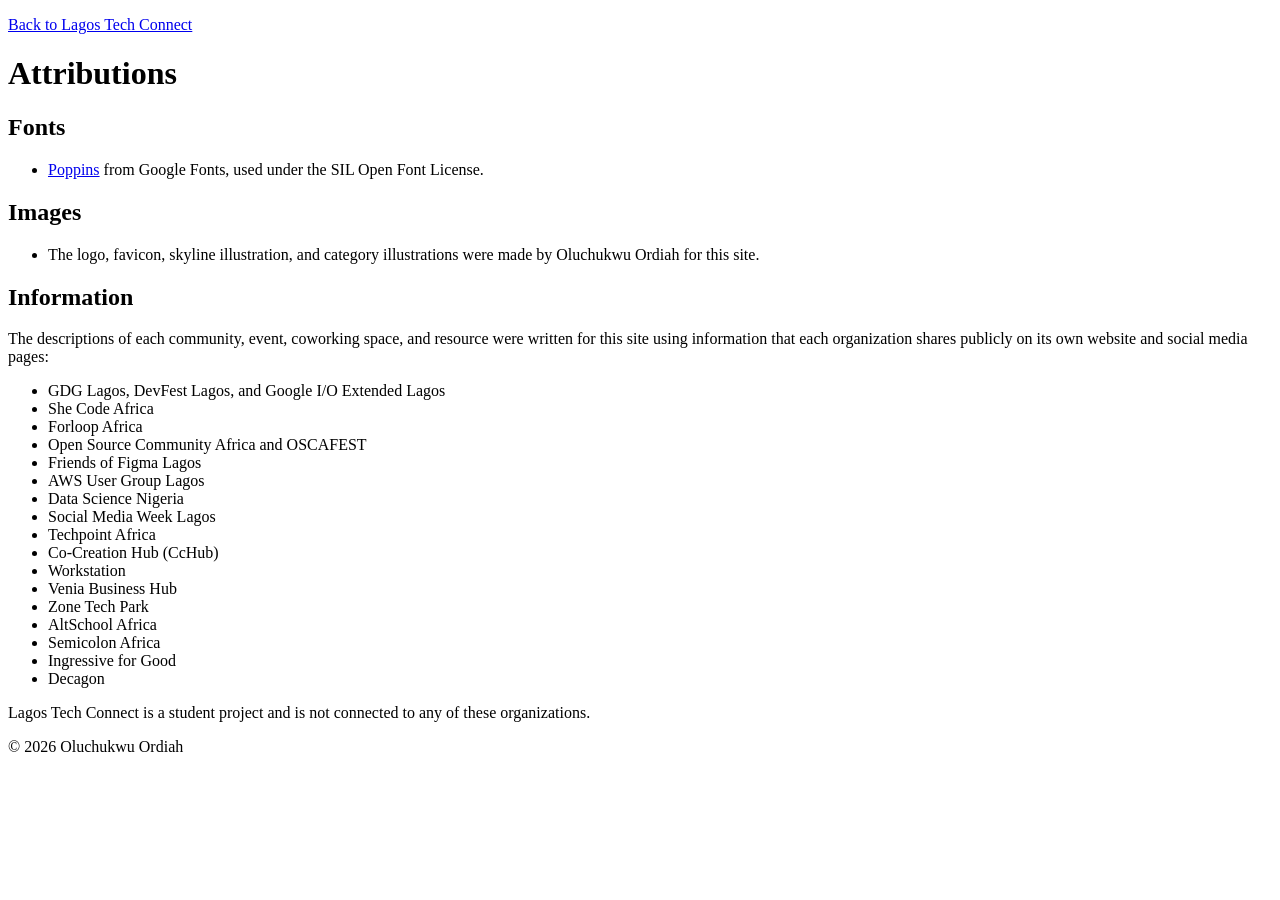
<file: final/attributions.html>
<!DOCTYPE html>
<html lang="en">
<head>
    <meta charset="UTF-8">
    <meta name="viewport" content="width=device-width, initial-scale=1.0">
    <title>Attributions | Lagos Tech Connect</title>
    <meta name="description" content="Sources for the fonts, images, and information used on the Lagos Tech Connect website.">
    <meta name="author" content="Oluchukwu Ordiah">
    <link rel="icon" href="images/favicon.svg" type="image/svg+xml">
</head>
<body>
    <header>
        <p><a href="index.html">Back to Lagos Tech Connect</a></p>
    </header>
    <main>
        <h1>Attributions</h1>

        <h2>Fonts</h2>
        <ul>
            <li><a href="https://fonts.google.com/specimen/Poppins">Poppins</a> from Google Fonts, used under the SIL Open Font License.</li>
        </ul>

        <h2>Images</h2>
        <ul>
            <li>The logo, favicon, skyline illustration, and category illustrations were made by Oluchukwu Ordiah for this site.</li>
        </ul>

        <h2>Information</h2>
        <p>The descriptions of each community, event, coworking space, and resource were written for this site using information that each organization shares publicly on its own website and social media pages:</p>
        <ul>
            <li>GDG Lagos, DevFest Lagos, and Google I/O Extended Lagos</li>
            <li>She Code Africa</li>
            <li>Forloop Africa</li>
            <li>Open Source Community Africa and OSCAFEST</li>
            <li>Friends of Figma Lagos</li>
            <li>AWS User Group Lagos</li>
            <li>Data Science Nigeria</li>
            <li>Social Media Week Lagos</li>
            <li>Techpoint Africa</li>
            <li>Co-Creation Hub (CcHub)</li>
            <li>Workstation</li>
            <li>Venia Business Hub</li>
            <li>Zone Tech Park</li>
            <li>AltSchool Africa</li>
            <li>Semicolon Africa</li>
            <li>Ingressive for Good</li>
            <li>Decagon</li>
        </ul>
        <p>Lagos Tech Connect is a student project and is not connected to any of these organizations.</p>
    </main>
    <footer>
        <p>&copy; 2026 Oluchukwu Ordiah</p>
    </footer>
</body>
</html>
</file>
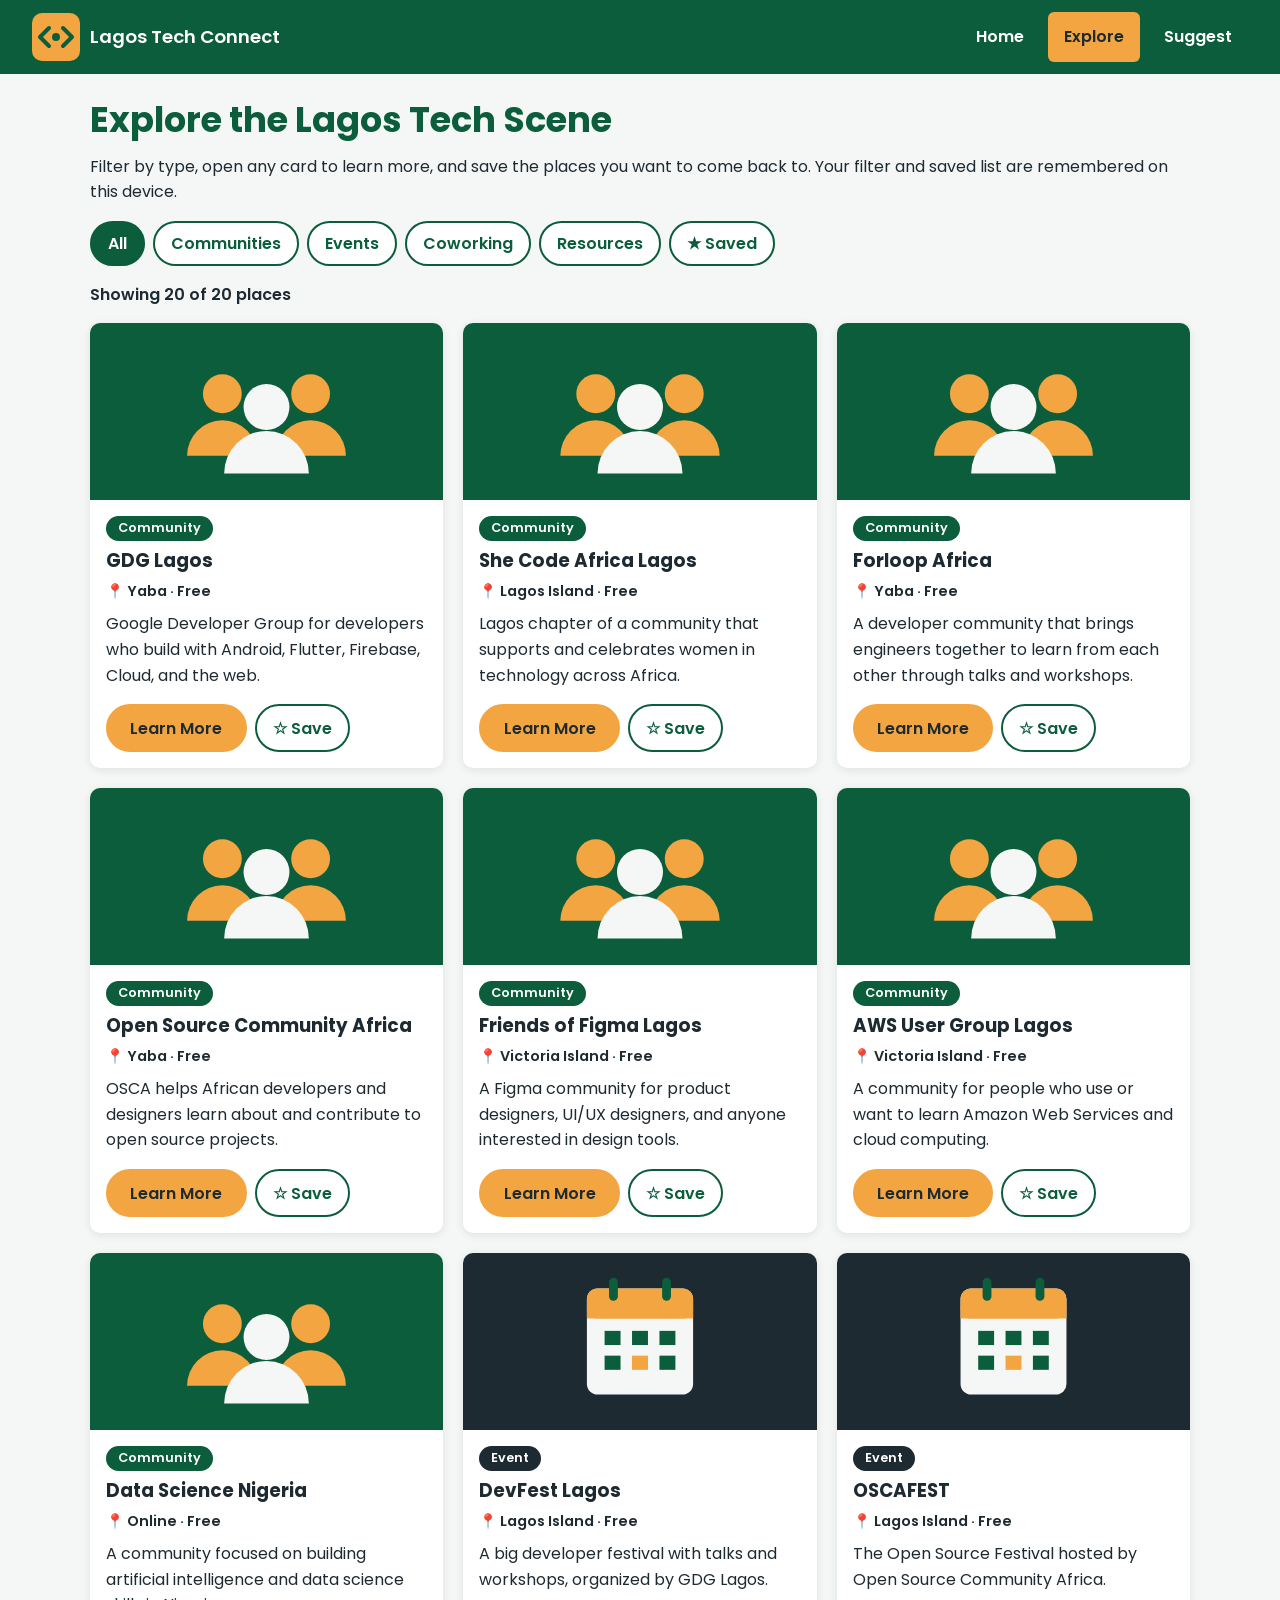
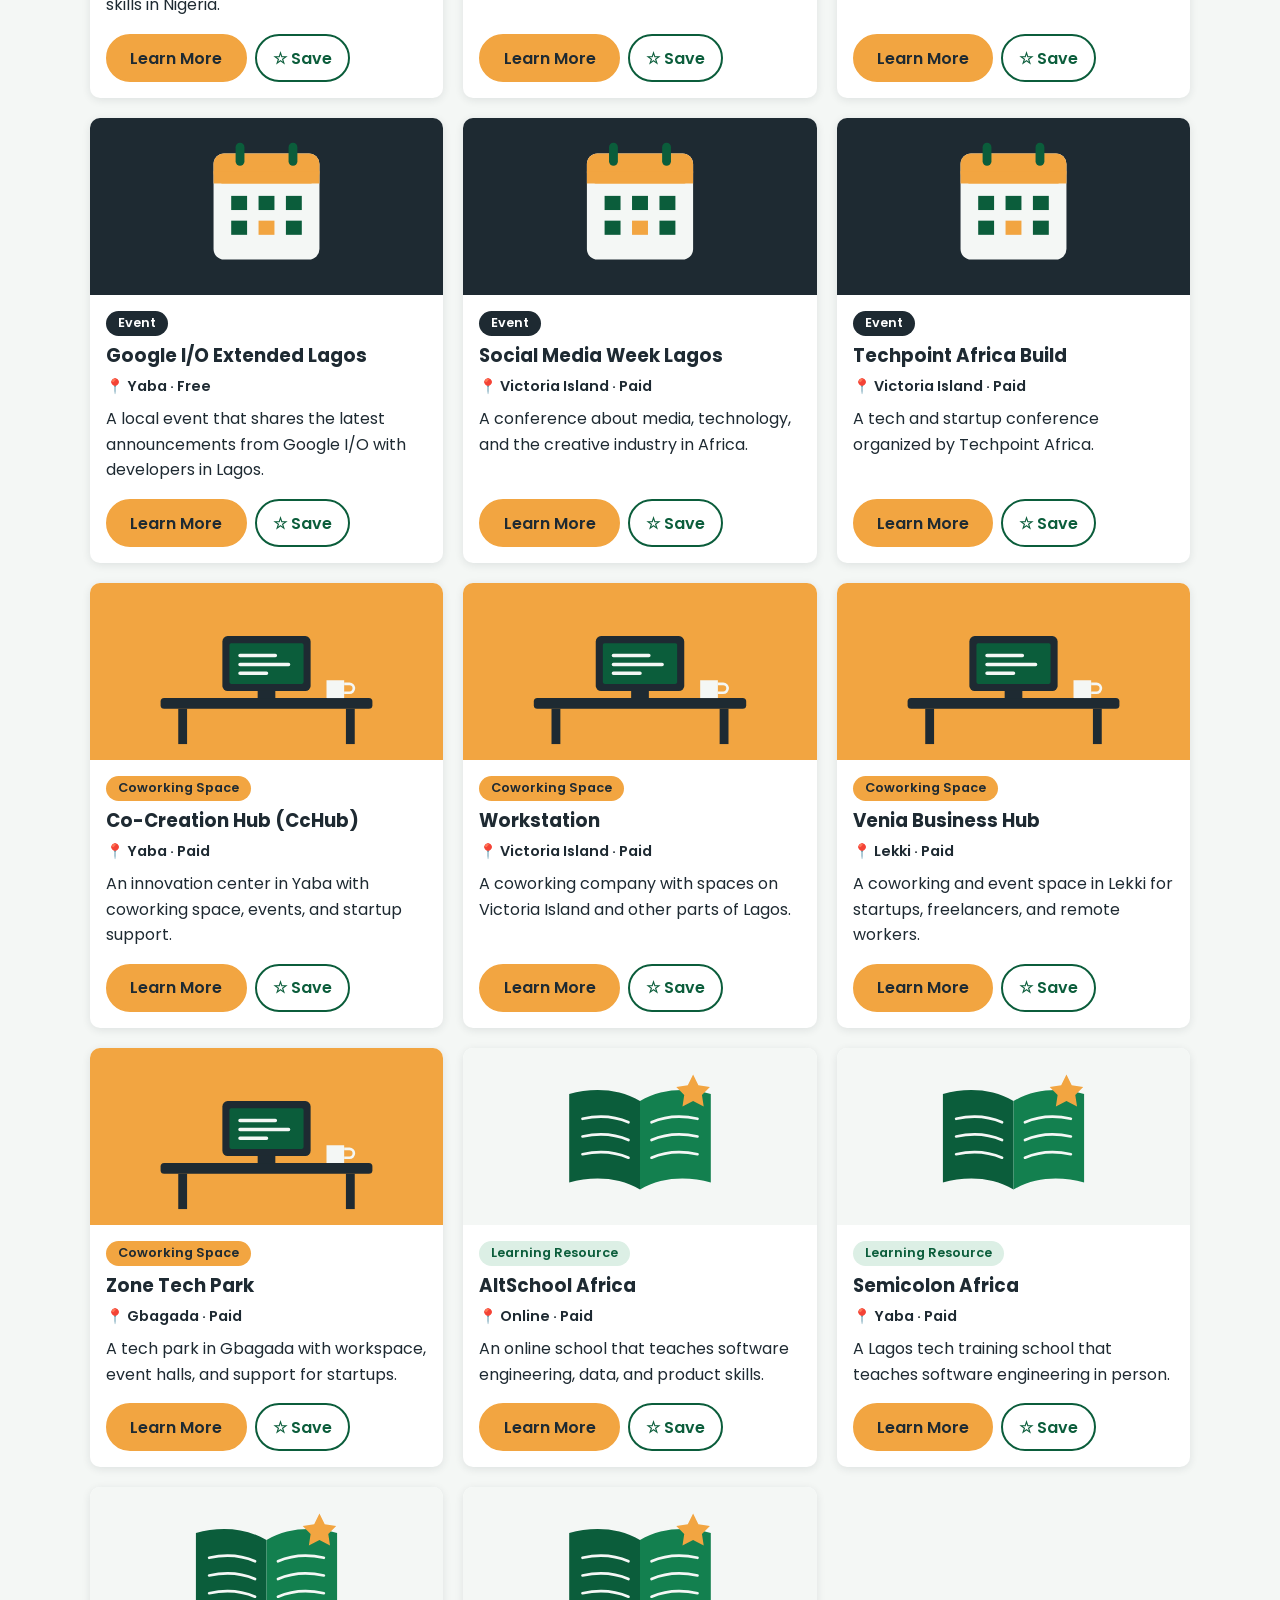
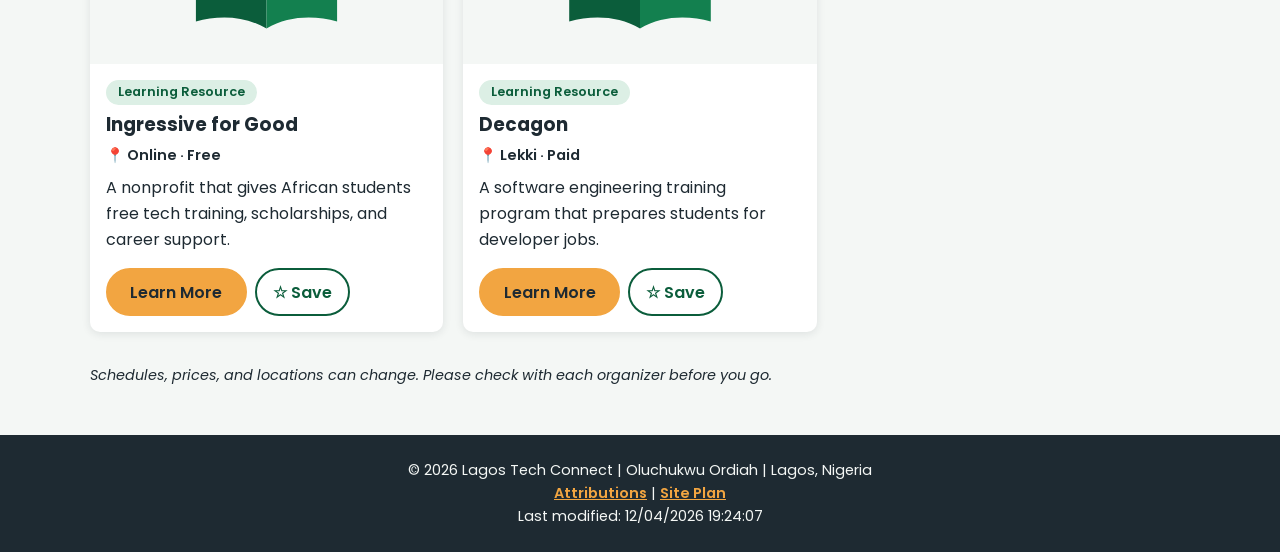
<file: final/explore.html>
<!DOCTYPE html>
<html lang="en">
<head>
    <meta charset="UTF-8">
    <meta name="viewport" content="width=device-width, initial-scale=1.0">
    <title>Explore Lagos Tech Communities and Spaces | Lagos Tech Connect</title>
    <meta name="description" content="Browse and filter Lagos tech communities, events, coworking spaces, and learning resources, and save your favorites.">
    <meta name="author" content="Oluchukwu Ordiah">
    <meta property="og:title" content="Explore | Lagos Tech Connect">
    <meta property="og:description" content="Browse and filter Lagos tech communities, events, coworking spaces, and learning resources.">
    <meta property="og:image" content="https://theoluordiah.github.io/wdd231/final/images/og-image.png">
    <meta property="og:url" content="https://theoluordiah.github.io/wdd231/final/explore.html">
    <meta property="og:type" content="website">
    <meta property="og:site_name" content="Lagos Tech Connect">
    <link rel="icon" href="images/favicon.svg" type="image/svg+xml">
    <link rel="preconnect" href="https://fonts.googleapis.com">
    <link rel="preconnect" href="https://fonts.gstatic.com" crossorigin>
    <link href="https://fonts.googleapis.com/css2?family=Poppins:wght@400;600&display=swap" rel="stylesheet">
    <link rel="stylesheet" href="styles/main.css">
    <script type="module" src="scripts/explore.mjs"></script>
</head>
<body>
    <header class="site-header">
        <a class="brand" href="index.html">
            <img src="images/logo.svg" alt="" width="48" height="48">
            <span>Lagos Tech Connect</span>
        </a>
        <button id="menu-button" type="button" aria-label="Toggle navigation menu" aria-expanded="false" aria-controls="main-nav">☰</button>
        <nav id="main-nav" aria-label="Main navigation">
            <ul>
                <li><a href="index.html">Home</a></li>
                <li><a href="explore.html" class="active" aria-current="page">Explore</a></li>
                <li><a href="suggest.html">Suggest</a></li>
            </ul>
        </nav>
    </header>

    <main>
        <h1>Explore the Lagos Tech Scene</h1>
        <p>Filter by type, open any card to learn more, and save the places you want to come back to. Your filter and saved list are remembered on this device.</p>

        <div class="filters" role="group" aria-label="Filter places">
            <button class="filter-button" type="button" data-filter="all" aria-pressed="true">All</button>
            <button class="filter-button" type="button" data-filter="community" aria-pressed="false">Communities</button>
            <button class="filter-button" type="button" data-filter="event" aria-pressed="false">Events</button>
            <button class="filter-button" type="button" data-filter="coworking" aria-pressed="false">Coworking</button>
            <button class="filter-button" type="button" data-filter="resource" aria-pressed="false">Resources</button>
            <button class="filter-button" type="button" data-filter="saved" aria-pressed="false">★ Saved</button>
        </div>

        <p id="result-count" class="result-count" aria-live="polite">Loading places...</p>
        <div id="places" class="card-grid"></div>

        <p class="note">Schedules, prices, and locations can change. Please check with each organizer before you go.</p>
    </main>

    <dialog id="details-dialog" aria-labelledby="dialog-title">
        <button id="close-dialog" type="button" aria-label="Close details">✕</button>
        <div id="dialog-content"></div>
    </dialog>

    <footer>
        <p>&copy; <span id="year">2026</span> Lagos Tech Connect | Oluchukwu Ordiah | Lagos, Nigeria</p>
        <p><a href="attributions.html">Attributions</a> | <a href="siteplan.html">Site Plan</a></p>
        <p>Last modified: <span id="last-modified"></span></p>
    </footer>
</body>
</html>
</file>
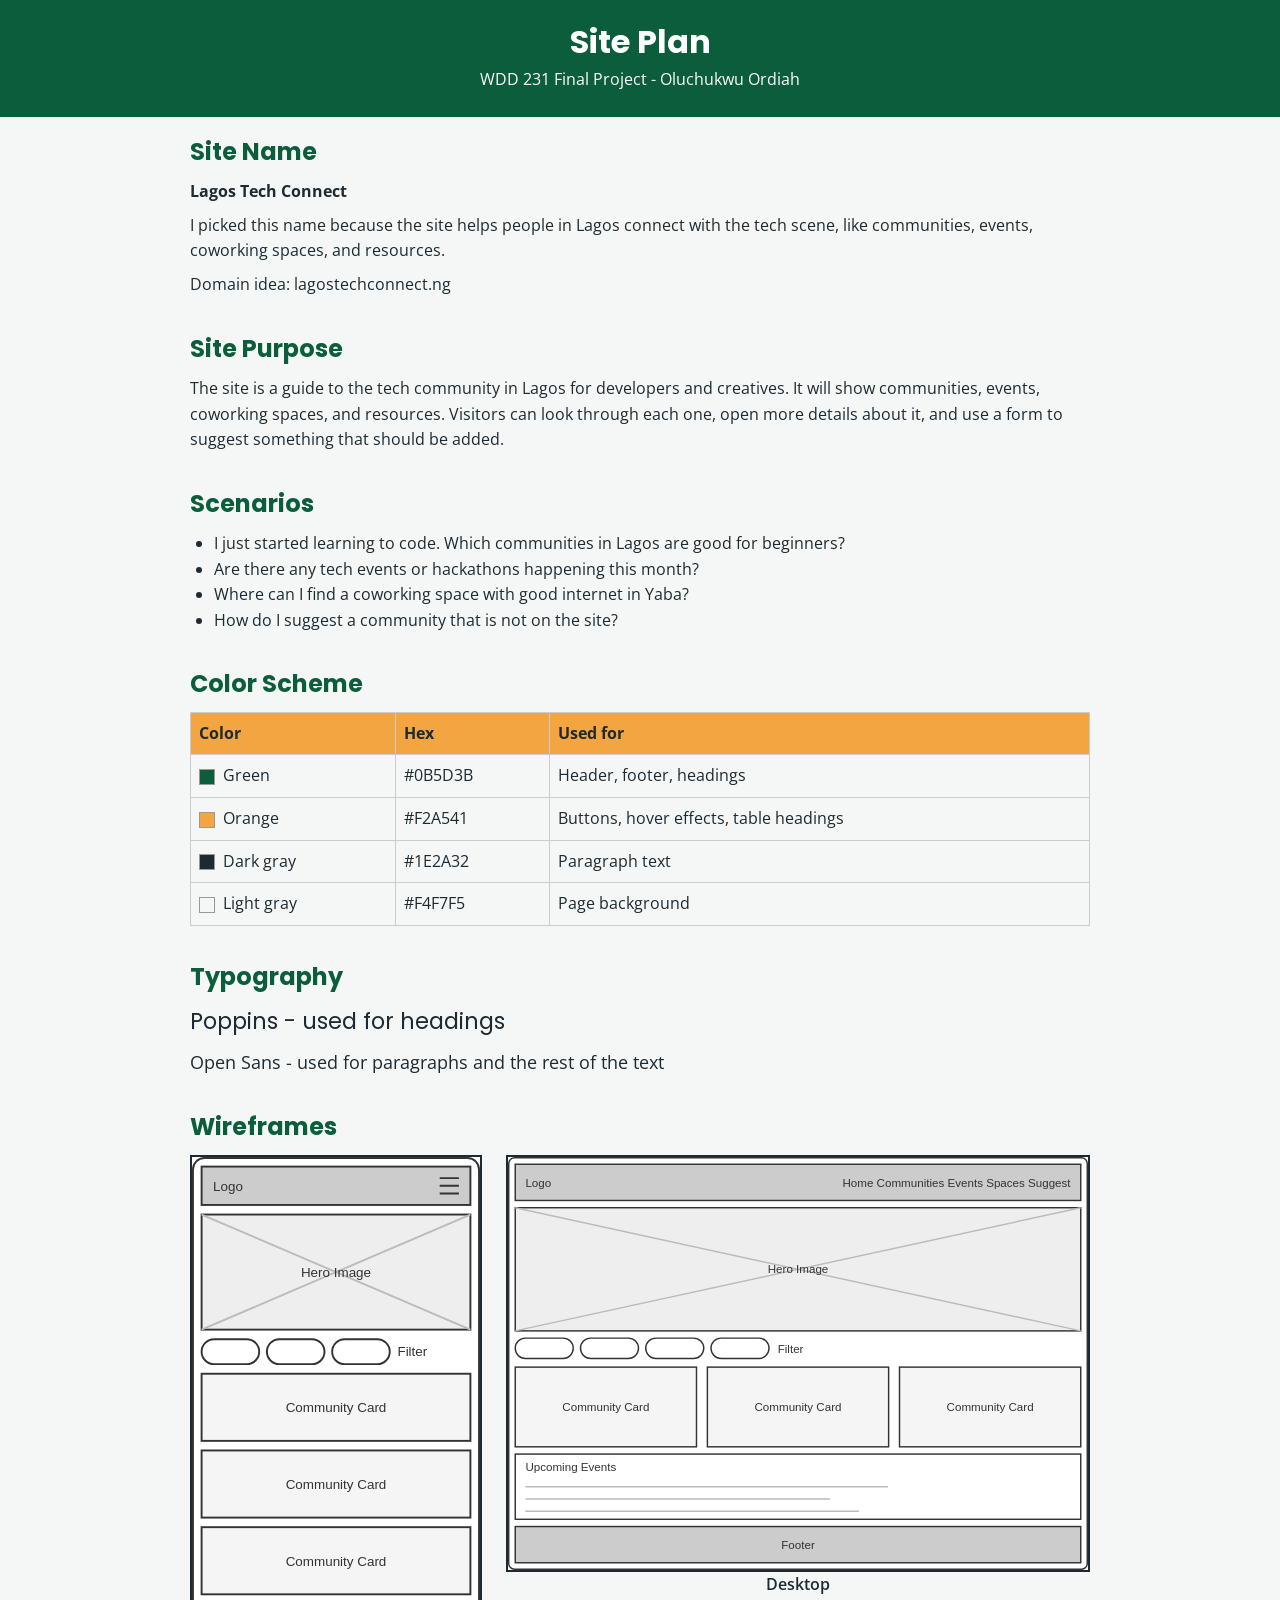
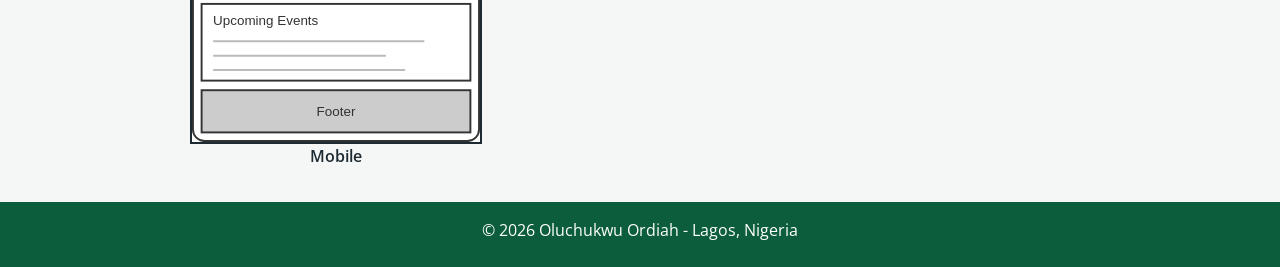
<file: final/siteplan.html>
<!DOCTYPE html>
<html lang="en">
<head>
    <meta charset="UTF-8">
    <meta name="viewport" content="width=device-width, initial-scale=1.0">
    <title>Site Plan - Lagos Tech Connect</title>
    <meta name="description" content="Site plan for Lagos Tech Connect, a website about tech communities, events, coworking spaces, and resources in Lagos.">
    <meta name="author" content="Oluchukwu Ordiah">
    <link rel="preconnect" href="https://fonts.googleapis.com">
    <link rel="preconnect" href="https://fonts.gstatic.com" crossorigin>
    <link href="https://fonts.googleapis.com/css2?family=Poppins:wght@600&family=Open+Sans:wght@400;600&display=swap" rel="stylesheet">
    <link rel="stylesheet" href="styles/siteplan.css">
</head>
<body>
    <header>
        <h1>Site Plan</h1>
        <p>WDD 231 Final Project - Oluchukwu Ordiah</p>
    </header>

    <main>
        <section>
            <h2>Site Name</h2>
            <p><strong>Lagos Tech Connect</strong></p>
            <p>I picked this name because the site helps people in Lagos connect with the tech scene, like communities, events, coworking spaces, and resources.</p>
            <p>Domain idea: lagostechconnect.ng</p>
        </section>

        <section>
            <h2>Site Purpose</h2>
            <p>The site is a guide to the tech community in Lagos for developers and creatives. It will show communities, events, coworking spaces, and resources. Visitors can look through each one, open more details about it, and use a form to suggest something that should be added.</p>
        </section>

        <section>
            <h2>Scenarios</h2>
            <ul>
                <li>I just started learning to code. Which communities in Lagos are good for beginners?</li>
                <li>Are there any tech events or hackathons happening this month?</li>
                <li>Where can I find a coworking space with good internet in Yaba?</li>
                <li>How do I suggest a community that is not on the site?</li>
            </ul>
        </section>

        <section>
            <h2>Color Scheme</h2>
            <table>
                <thead>
                    <tr>
                        <th>Color</th>
                        <th>Hex</th>
                        <th>Used for</th>
                    </tr>
                </thead>
                <tbody>
                    <tr>
                        <td><span class="swatch green"></span>Green</td>
                        <td>#0B5D3B</td>
                        <td>Header, footer, headings</td>
                    </tr>
                    <tr>
                        <td><span class="swatch orange"></span>Orange</td>
                        <td>#F2A541</td>
                        <td>Buttons, hover effects, table headings</td>
                    </tr>
                    <tr>
                        <td><span class="swatch dark"></span>Dark gray</td>
                        <td>#1E2A32</td>
                        <td>Paragraph text</td>
                    </tr>
                    <tr>
                        <td><span class="swatch light"></span>Light gray</td>
                        <td>#F4F7F5</td>
                        <td>Page background</td>
                    </tr>
                </tbody>
            </table>
        </section>

        <section>
            <h2>Typography</h2>
            <p class="poppins">Poppins - used for headings</p>
            <p class="opensans">Open Sans - used for paragraphs and the rest of the text</p>
        </section>

        <section>
            <h2>Wireframes</h2>
            <div class="wireframes">
                <figure>
                    <img src="images/wireframe-mobile.svg" alt="Mobile wireframe with header, menu button, hero image, community cards stacked, events, and footer" width="300" height="610" loading="lazy">
                    <figcaption>Mobile</figcaption>
                </figure>
                <figure>
                    <img src="images/wireframe-desktop.svg" alt="Desktop wireframe with header and navigation, hero image, community cards in three columns, events, and footer" width="800" height="570" loading="lazy">
                    <figcaption>Desktop</figcaption>
                </figure>
            </div>
        </section>
    </main>

    <footer>
        <p>&copy; 2026 Oluchukwu Ordiah - Lagos, Nigeria</p>
    </footer>
</body>
</html>
</file>
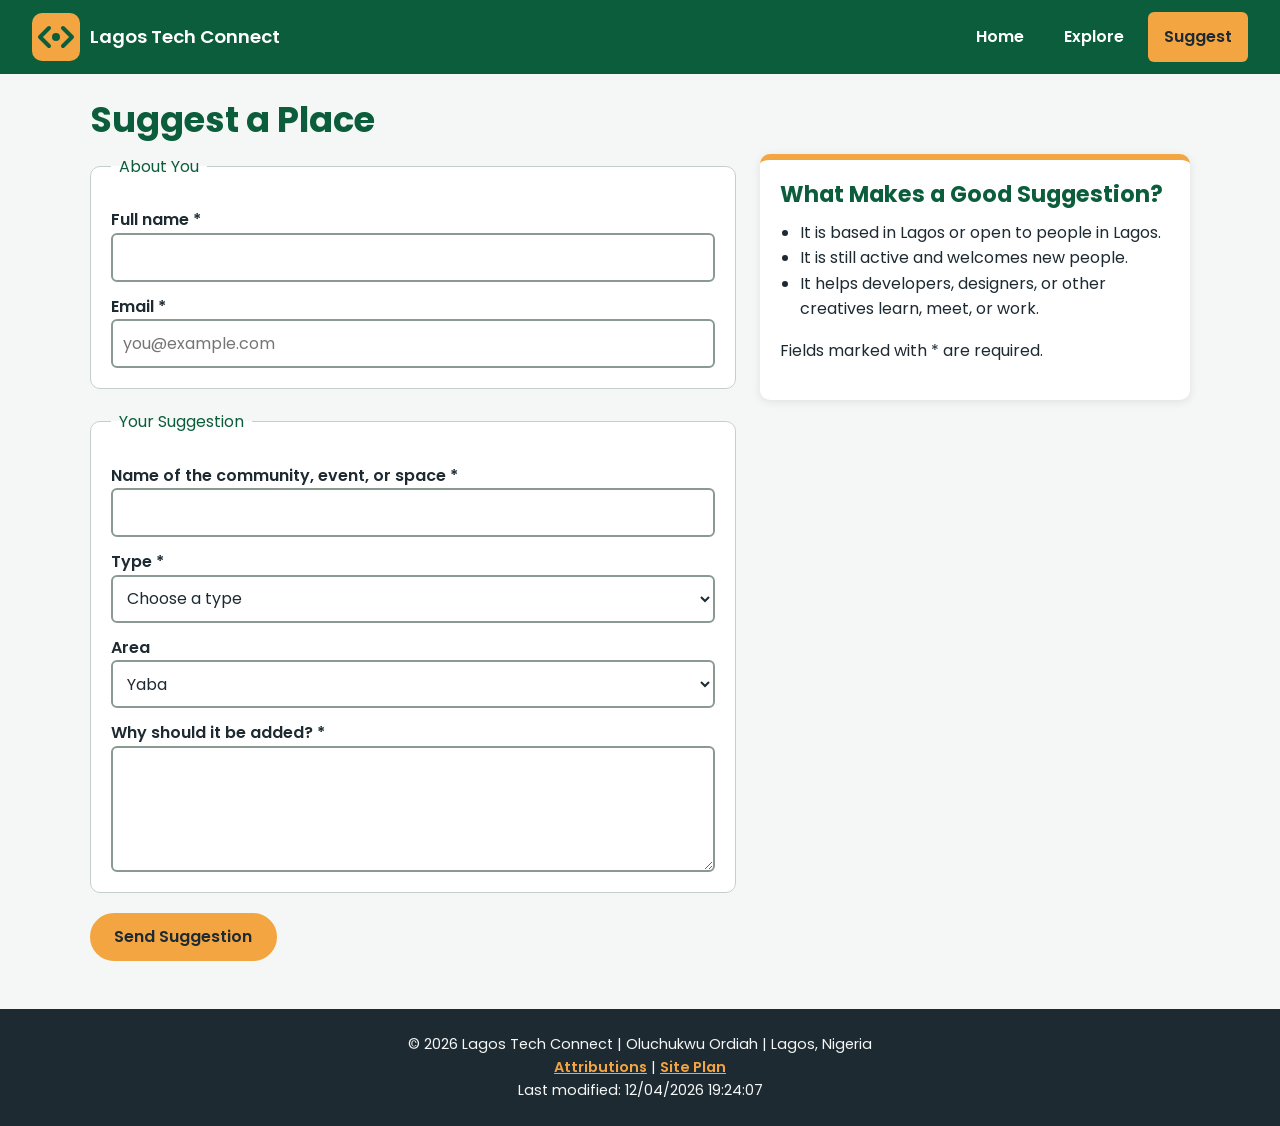
<file: final/suggest.html>
<!DOCTYPE html>
<html lang="en">
<head>
    <meta charset="UTF-8">
    <meta name="viewport" content="width=device-width, initial-scale=1.0">
    <title>Suggest a Community, Event, or Space | Lagos Tech Connect</title>
    <meta name="description" content="Suggest a Lagos tech community, event, coworking space, or learning resource to add to the Lagos Tech Connect guide.">
    <meta name="author" content="Oluchukwu Ordiah">
    <meta property="og:title" content="Suggest a Place | Lagos Tech Connect">
    <meta property="og:description" content="Know a Lagos tech community, event, or coworking space we missed? Send a suggestion.">
    <meta property="og:image" content="https://theoluordiah.github.io/wdd231/final/images/og-image.png">
    <meta property="og:url" content="https://theoluordiah.github.io/wdd231/final/suggest.html">
    <meta property="og:type" content="website">
    <meta property="og:site_name" content="Lagos Tech Connect">
    <link rel="icon" href="images/favicon.svg" type="image/svg+xml">
    <link rel="preconnect" href="https://fonts.googleapis.com">
    <link rel="preconnect" href="https://fonts.gstatic.com" crossorigin>
    <link href="https://fonts.googleapis.com/css2?family=Poppins:wght@400;600&display=swap" rel="stylesheet">
    <link rel="stylesheet" href="styles/main.css">
    <script type="module" src="scripts/suggest.mjs"></script>
</head>
<body>
    <header class="site-header">
        <a class="brand" href="index.html">
            <img src="images/logo.svg" alt="" width="48" height="48">
            <span>Lagos Tech Connect</span>
        </a>
        <button id="menu-button" type="button" aria-label="Toggle navigation menu" aria-expanded="false" aria-controls="main-nav">☰</button>
        <nav id="main-nav" aria-label="Main navigation">
            <ul>
                <li><a href="index.html">Home</a></li>
                <li><a href="explore.html">Explore</a></li>
                <li><a href="suggest.html" class="active" aria-current="page">Suggest</a></li>
            </ul>
        </nav>
    </header>

    <main>
        <h1>Suggest a Place</h1>
        <div class="split">
            <form class="suggest-form" action="thankyou.html" method="get">
                <fieldset>
                    <legend>About You</legend>
                    <label for="name">Full name *</label>
                    <input type="text" id="name" name="name" autocomplete="name" required>

                    <label for="email">Email *</label>
                    <input type="email" id="email" name="email" autocomplete="email" placeholder="you@example.com" required>
                </fieldset>

                <fieldset>
                    <legend>Your Suggestion</legend>
                    <label for="place">Name of the community, event, or space *</label>
                    <input type="text" id="place" name="place" minlength="2" required>

                    <label for="category">Type *</label>
                    <select id="category" name="category" required>
                        <option value="" disabled selected>Choose a type</option>
                        <option value="community">Community</option>
                        <option value="event">Event</option>
                        <option value="coworking">Coworking Space</option>
                        <option value="resource">Learning Resource</option>
                    </select>

                    <label for="area">Area</label>
                    <select id="area" name="area">
                        <option value="Yaba">Yaba</option>
                        <option value="Ikeja">Ikeja</option>
                        <option value="Gbagada">Gbagada</option>
                        <option value="Surulere">Surulere</option>
                        <option value="Lagos Island">Lagos Island</option>
                        <option value="Victoria Island">Victoria Island</option>
                        <option value="Lekki">Lekki</option>
                        <option value="Online">Online</option>
                        <option value="Other">Other</option>
                    </select>

                    <label for="reason">Why should it be added? *</label>
                    <textarea id="reason" name="reason" rows="4" minlength="10" required></textarea>
                </fieldset>

                <input type="hidden" id="timestamp" name="timestamp">
                <button class="button" type="submit">Send Suggestion</button>
            </form>

            <aside class="callout">
                <h2>What Makes a Good Suggestion?</h2>
                <ul>
                    <li>It is based in Lagos or open to people in Lagos.</li>
                    <li>It is still active and welcomes new people.</li>
                    <li>It helps developers, designers, or other creatives learn, meet, or work.</li>
                </ul>
                <p>Fields marked with * are required.</p>
            </aside>
        </div>
    </main>

    <footer>
        <p>&copy; <span id="year">2026</span> Lagos Tech Connect | Oluchukwu Ordiah | Lagos, Nigeria</p>
        <p><a href="attributions.html">Attributions</a> | <a href="siteplan.html">Site Plan</a></p>
        <p>Last modified: <span id="last-modified"></span></p>
    </footer>
</body>
</html>
</file>
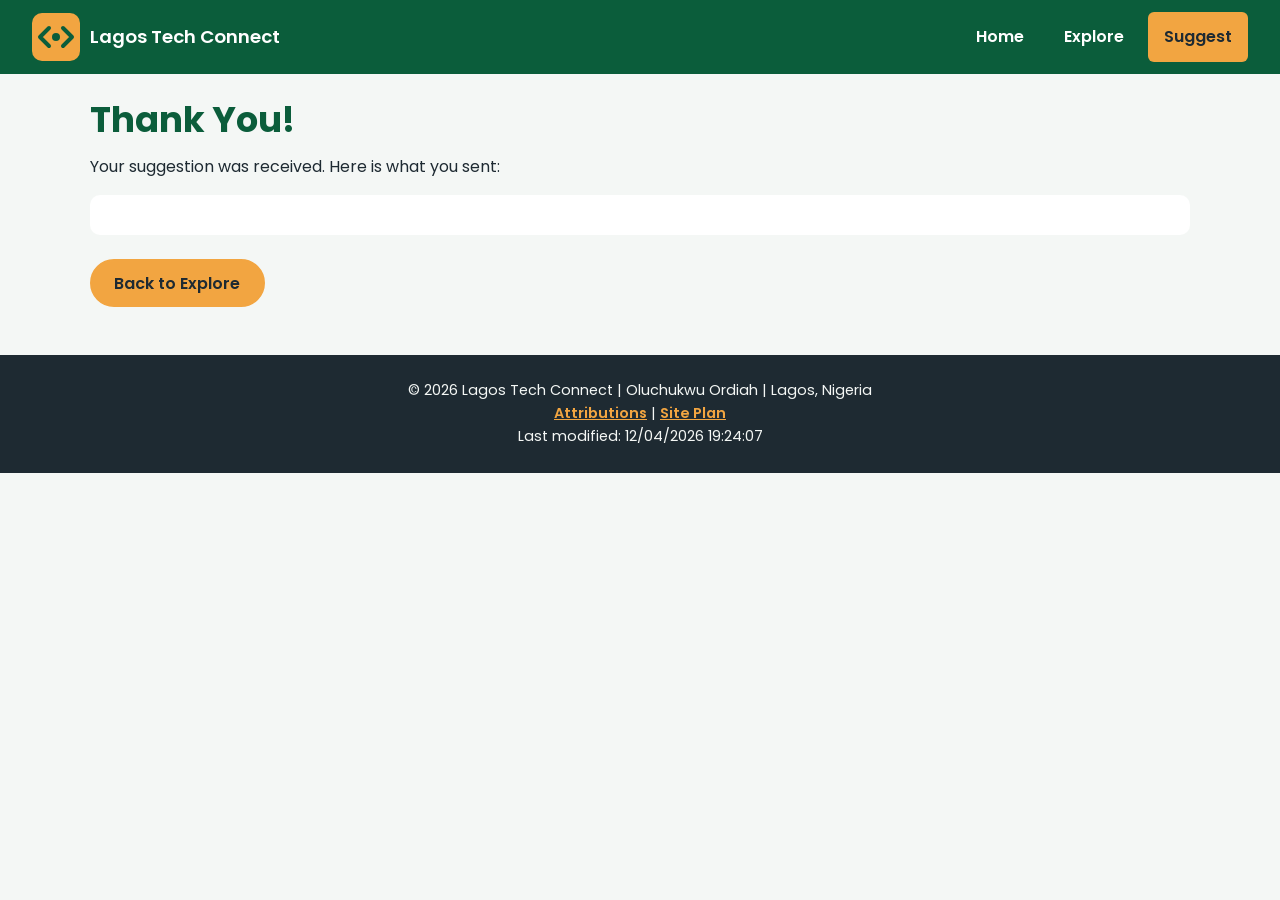
<file: final/thankyou.html>
<!DOCTYPE html>
<html lang="en">
<head>
    <meta charset="UTF-8">
    <meta name="viewport" content="width=device-width, initial-scale=1.0">
    <title>Thank You for Your Suggestion | Lagos Tech Connect</title>
    <meta name="description" content="Thank you for suggesting a place to add to the Lagos Tech Connect guide. Here is a summary of what you sent.">
    <meta name="author" content="Oluchukwu Ordiah">
    <meta property="og:title" content="Thank You | Lagos Tech Connect">
    <meta property="og:description" content="Thank you for helping grow the Lagos Tech Connect guide.">
    <meta property="og:image" content="https://theoluordiah.github.io/wdd231/final/images/og-image.png">
    <meta property="og:url" content="https://theoluordiah.github.io/wdd231/final/thankyou.html">
    <meta property="og:type" content="website">
    <meta property="og:site_name" content="Lagos Tech Connect">
    <link rel="icon" href="images/favicon.svg" type="image/svg+xml">
    <link rel="preconnect" href="https://fonts.googleapis.com">
    <link rel="preconnect" href="https://fonts.gstatic.com" crossorigin>
    <link href="https://fonts.googleapis.com/css2?family=Poppins:wght@400;600&display=swap" rel="stylesheet">
    <link rel="stylesheet" href="styles/main.css">
    <script type="module" src="scripts/thankyou.mjs"></script>
</head>
<body>
    <header class="site-header">
        <a class="brand" href="index.html">
            <img src="images/logo.svg" alt="" width="48" height="48">
            <span>Lagos Tech Connect</span>
        </a>
        <button id="menu-button" type="button" aria-label="Toggle navigation menu" aria-expanded="false" aria-controls="main-nav">☰</button>
        <nav id="main-nav" aria-label="Main navigation">
            <ul>
                <li><a href="index.html">Home</a></li>
                <li><a href="explore.html">Explore</a></li>
                <li><a href="suggest.html" class="active">Suggest</a></li>
            </ul>
        </nav>
    </header>

    <main>
        <h1>Thank You!</h1>
        <p>Your suggestion was received. Here is what you sent:</p>
        <dl id="summary" class="summary"></dl>
        <p><a class="button" href="explore.html">Back to Explore</a></p>
    </main>

    <footer>
        <p>&copy; <span id="year">2026</span> Lagos Tech Connect | Oluchukwu Ordiah | Lagos, Nigeria</p>
        <p><a href="attributions.html">Attributions</a> | <a href="siteplan.html">Site Plan</a></p>
        <p>Last modified: <span id="last-modified"></span></p>
    </footer>
</body>
</html>
</file>
<file: styles/small.css>
/* small.css - Base styles (mobile-first) matching the wireframe */

:root {
    --near-black: #1a1a1a;
    --dark-gray: #333333;
    --light-gray: #eaeaea;
    --medium-gray: #aaaaaa;
    --box-gray: #e0e0e0;
    --text-color: #000000;
    --white: #ffffff;
    --divider: #d0d0d0;
}

* {
    margin: 0;
    padding: 0;
    box-sizing: border-box;
}

body {
    font-family: 'Roboto', Arial, sans-serif;
    font-size: 16px;
    line-height: 1.6;
    color: var(--text-color);
    background-color: var(--white);
    max-width: 100%;
    overflow-x: hidden;
}

/* ===== Header / Top Bar ===== */
header {
    background-color: var(--white);
    color: var(--text-color);
    padding: 0.75rem 1rem;
    display: flex;
    align-items: center;
    gap: 1rem;
    border-bottom: 1px solid var(--divider);
}

.logo-link {
    display: inline-flex;
    align-items: center;
}

.logo {
    width: 40px;
    height: 40px;
    display: block;
}

.site-name {
    font-size: 1.25rem;
    font-weight: 700;
    letter-spacing: 0.5px;
    flex: 1;
}

.menu-toggle {
    display: block;
    background-color: var(--box-gray);
    color: var(--text-color);
    border: none;
    width: 44px;
    height: 44px;
    font-size: 1.5rem;
    font-weight: 700;
    line-height: 1;
    cursor: pointer;
}

/* ===== Navigation ===== */
.nav-menu {
    display: none;
    background-color: var(--near-black);
}

.nav-menu.open {
    display: block;
}

.nav-menu ul {
    list-style: none;
    padding: 0;
    margin: 0;
}

.nav-menu a {
    display: block;
    padding: 1rem 1.25rem;
    color: #f0f0f0;
    text-decoration: none;
    border-bottom: 1px solid var(--divider);
}

.nav-menu a.active {
    background-color: var(--dark-gray);
}

.nav-menu a:hover {
    background-color: var(--dark-gray);
}

/* ===== Main ===== */
main {
    width: 100%;
    padding: 1rem;
    max-width: 1200px;
    margin: 0 auto;
}

h1 {
    font-size: 2rem;
    font-weight: 700;
    margin: 1.5rem 0;
    color: var(--text-color);
}

/* ===== About / Photo Cards ===== */
.about-photo-row {
    margin-bottom: 2rem;
}

.card h2 {
    background-color: var(--near-black);
    color: var(--white);
    padding: 0.75rem 1rem;
    text-align: center;
    font-size: 1.25rem;
    font-weight: 700;
    margin-bottom: 0;
}

.about-card p {
    background-color: var(--light-gray);
    padding: 1rem;
}

.photo-card .student-photo {
    background-color: var(--light-gray);
    display: block;
    width: 100%;
    max-width: 250px;
    aspect-ratio: 1 / 1;
    object-fit: cover;
    margin: 1rem auto;
    border: 1px solid var(--divider);
}

/* ===== Courses Card ===== */
.courses-card {
    margin-bottom: 2rem;
}

.filter-buttons {
    display: flex;
    gap: 0.75rem;
    background-color: var(--light-gray);
    padding: 1rem;
    margin-bottom: 1rem;
}

.filter-btn {
    flex: 1;
    padding: 0.5rem 0.75rem;
    background-color: var(--medium-gray);
    color: var(--text-color);
    border: none;
    border-radius: 4px;
    cursor: pointer;
    font-size: 1rem;
    font-weight: 500;
}

.filter-btn.active {
    background-color: var(--dark-gray);
    color: var(--white);
}

.filter-btn:hover {
    background-color: var(--dark-gray);
    color: var(--white);
}

.course-cards {
    display: flex;
    flex-direction: column;
    gap: 0.75rem;
    padding: 0 1rem;
}

.course-card {
    background-color: var(--medium-gray);
    color: var(--text-color);
    padding: 0.75rem 1rem;
    text-align: left;
}

.course-card h3 {
    font-size: 1.1rem;
    font-weight: 500;
    margin: 0;
}

.course-card.completed {
    background-color: #4a4a4a;
    color: var(--white);
}

.credits-caption {
    text-align: center;
    font-size: 0.9rem;
    font-weight: 500;
    padding: 1rem;
}

/* ===== Footer ===== */
footer {
    background-color: var(--light-gray);
    color: var(--text-color);
    padding: 2rem 1rem;
    text-align: center;
}

footer p {
    margin-bottom: 0.5rem;
}

.social-links {
    display: flex;
    justify-content: center;
    gap: 2rem;
    margin-bottom: 1.5rem;
}

.social-links a {
    color: var(--text-color);
    display: inline-block;
}

@media (max-width: 480px) {
    body {
        font-size: 14px;
    }

    .filter-btn {
        font-size: 0.9rem;
        padding: 0.4rem 0.5rem;
    }

    .site-name {
        font-size: 1.1rem;
    }
}
</file>
<file: styles/larger.css>
/* larger.css - Desktop styles with media query */

@media (min-width: 768px) {
    /* ===== Header ===== */
    header {
        padding: 1rem 2rem;
        gap: 1.5rem;
    }

    .logo {
        width: 50px;
        height: 50px;
    }

    .site-name {
        font-size: 1.5rem;
    }

    .menu-toggle {
        display: none;
    }

    /* ===== Navigation (horizontal flex) ===== */
    .nav-menu {
        display: block;
        background-color: var(--near-black);
    }

    .nav-menu ul {
        display: flex;
        justify-content: flex-start;
        max-width: 1200px;
        margin: 0 auto;
        padding: 0;
    }

    .nav-menu a {
        padding: 0.85rem 2.5rem;
        border-bottom: none;
        font-size: 1.1rem;
    }

    .nav-menu a.active {
        background-color: var(--dark-gray);
    }

    .nav-menu a:hover {
        background-color: var(--dark-gray);
    }

    /* ===== Main ===== */
    main {
        padding: 1rem 2rem;
    }

    h1 {
        font-size: 2.5rem;
    }

    /* ===== Two-column About / Photo ===== */
    .about-photo-row {
        display: grid;
        grid-template-columns: 2fr 1fr;
        gap: 1.5rem;
        align-items: start;
    }

    .about-card p,
    .photo-card .student-photo {
        min-height: 200px;
    }

    .photo-card .student-photo {
        max-width: 300px;
    }

    /* ===== Courses ===== */
    .filter-buttons {
        gap: 1rem;
    }

    .filter-btn {
        padding: 0.6rem 1rem;
    }

    .course-cards {
        display: grid;
        grid-template-columns: 1fr 1fr;
        gap: 1rem;
    }

    .course-card {
        text-align: center;
        padding: 1.25rem;
    }

    .course-card h3 {
        font-size: 1.2rem;
        font-weight: 500;
        margin: 0;
    }

    /* ===== Footer ===== */
    footer {
        padding: 2.5rem 2rem;
    }

    .social-links {
        gap: 3rem;
    }
}
</file>
<file: chamber/styles/small.css>
/* small.css - Base (mobile-first) styles for the Lagos Harbor Chamber of Commerce */

:root {
    --primary: #0e4d3a;
    --primary-dark: #0a3527;
    --accent: #e8a900;
    --near-black: #18231e;
    --light: #f2f5f3;
    --white: #ffffff;
    --text-gray: #55615c;
    --divider: #d8dfda;
}

* {
    margin: 0;
    padding: 0;
    box-sizing: border-box;
}

body {
    font-family: 'Roboto', Arial, sans-serif;
    font-size: 16px;
    line-height: 1.6;
    color: var(--near-black);
    background-color: var(--white);
    max-width: 100%;
    overflow-x: hidden;
}

/* ===== Header / Top Bar ===== */
.site-header {
    background-color: var(--white);
    padding: 0.75rem 1rem;
    display: flex;
    align-items: center;
    justify-content: space-between;
    gap: 1rem;
    border-bottom: 1px solid var(--divider);
}

.logo-link {
    display: flex;
    align-items: center;
    gap: 0.75rem;
    text-decoration: none;
    color: var(--near-black);
}

.logo {
    height: 44px;
    width: auto;
    max-width: 100%;
    display: block;
}

.site-name {
    font-family: 'Sora', Arial, sans-serif;
    font-size: 1rem;
    font-weight: 700;
    letter-spacing: 0.5px;
}

.menu-toggle {
    display: block;
    background-color: var(--primary);
    color: var(--white);
    border: none;
    border-radius: 4px;
    width: 44px;
    height: 44px;
    font-size: 1.4rem;
    line-height: 1;
    cursor: pointer;
}

/* ===== Navigation ===== */
.nav-menu {
    display: none;
    background-color: var(--primary-dark);
}

.nav-menu.open {
    display: block;
}

.nav-menu ul {
    list-style: none;
}

.nav-menu a {
    display: block;
    padding: 1rem 1.25rem;
    color: var(--white);
    text-decoration: none;
    border-bottom: 1px solid rgba(255, 255, 255, 0.15);
    font-weight: 500;
}

.nav-menu a.active,
.nav-menu a:hover {
    background-color: var(--primary);
    color: var(--accent);
}

/* ===== Main ===== */
main {
    width: 100%;
    padding: 1rem;
    max-width: 1200px;
    margin: 0 auto;
}

h1 {
    font-family: 'Sora', Arial, sans-serif;
    font-size: 1.9rem;
    font-weight: 700;
    margin: 1.25rem 0 0.5rem;
    color: var(--primary-dark);
}

h2 {
    font-family: 'Sora', Arial, sans-serif;
    font-size: 1.4rem;
    font-weight: 700;
    margin: 0 0 1rem;
    color: var(--primary-dark);
}

.section {
    margin-bottom: 2rem;
}

.intro {
    color: var(--text-gray);
    margin-bottom: 1rem;
    max-width: 60ch;
}

/* ===== View Toggle ===== */
.view-toggle {
    display: flex;
    gap: 0.5rem;
    margin: 1.25rem 0 1.5rem;
}

.view-btn {
    padding: 0.6rem 1.25rem;
    background-color: var(--light);
    color: var(--primary-dark);
    border: 1px solid var(--divider);
    border-radius: 4px;
    font-size: 1rem;
    font-weight: 500;
    cursor: pointer;
}

.view-btn.active {
    background-color: var(--primary);
    color: var(--white);
    border-color: var(--primary);
}

.view-btn:hover {
    background-color: var(--primary);
    color: var(--white);
}

/* ===== Member Grid (cards) ===== */
.member-grid {
    display: grid;
    grid-template-columns: 1fr;
    gap: 1.25rem;
    margin-bottom: 2rem;
}

.member-card {
    display: flex;
    flex-direction: column;
    background-color: var(--white);
    border: 1px solid var(--divider);
    border-radius: 8px;
    padding: 1.25rem;
    box-shadow: 0 1px 3px rgba(24, 35, 30, 0.08);
}

.member-card .member-logo {
    width: 100%;
    height: 130px;
    object-fit: cover;
    border: 1px solid var(--divider);
    border-radius: 6px;
    margin-bottom: 1rem;
}

.member-card .member-name {
    font-family: 'Sora', Arial, sans-serif;
    font-size: 1.15rem;
    font-weight: 700;
    color: var(--primary-dark);
    margin-bottom: 0.25rem;
}

.member-card .member-industry {
    font-size: 0.85rem;
    font-weight: 500;
    color: var(--text-gray);
    margin-bottom: 0.5rem;
}

.member-card .member-description {
    font-size: 0.92rem;
    margin-bottom: 0.75rem;
}

.member-card .member-meta {
    font-size: 0.9rem;
    margin-bottom: 0.25rem;
    overflow-wrap: break-word;
    word-break: break-word;
}

.member-card .member-link {
    color: var(--primary);
    font-weight: 500;
}

/* ===== Member List (one-column) ===== */
.member-list {
    display: flex;
    flex-direction: column;
    gap: 0.75rem;
    margin-bottom: 2rem;
}

.member-list .member-card {
    flex-direction: row;
    align-items: center;
    gap: 1rem;
    padding: 0.9rem 1rem;
}

.member-list .member-logo {
    width: 90px;
    height: 60px;
    object-fit: cover;
    flex-shrink: 0;
}

.member-list .member-details {
    flex: 1;
    min-width: 0;
}

.member-list .member-name {
    margin-bottom: 0;
}

.member-list .member-description,
.member-list .member-industry {
    display: none;
}

.member-list .member-meta {
    margin: 0;
}

/* ===== Membership Level Badge ===== */
.level-badge {
    display: inline-block;
    padding: 0.2rem 0.6rem;
    border-radius: 999px;
    font-size: 0.75rem;
    font-weight: 700;
    text-transform: uppercase;
    letter-spacing: 0.5px;
    margin-bottom: 0.75rem;
    width: fit-content;
}

.level-gold {
    background-color: var(--accent);
    color: #3a2c00;
}

.level-silver {
    background-color: #c8cecf;
    color: #2c3436;
}

.level-member {
    background-color: var(--light);
    color: var(--primary-dark);
    border: 1px solid var(--divider);
}

.member-list .level-badge {
    margin-bottom: 0;
    align-self: center;
    margin-left: auto;
}

/* ===== Hero ===== */
.hero {
    position: relative;
    width: 100%;
    height: 420px;
    overflow: hidden;
    border-radius: 8px;
    margin: 1rem 0 1.5rem;
}

.hero-image {
    display: block;
    width: 100%;
    height: 100%;
    object-fit: cover;
}

.hero-content {
    position: absolute;
    inset: 0;
    display: flex;
    flex-direction: column;
    justify-content: flex-end;
    align-items: flex-start;
    gap: 0.75rem;
    padding: 1.5rem;
    background: linear-gradient(180deg, rgba(24, 35, 30, 0) 35%, rgba(10, 53, 39, 0.78) 100%);
    color: var(--white);
}

.hero-eyebrow {
    font-family: 'Sora', Arial, sans-serif;
    font-size: 0.78rem;
    font-weight: 700;
    letter-spacing: 1.5px;
    text-transform: uppercase;
    color: var(--accent);
}

.hero h1 {
    margin: 0;
    font-size: 1.9rem;
    line-height: 1.15;
    color: var(--white);
    max-width: 16ch;
}

.hero-tagline {
    max-width: 46ch;
    font-size: 0.98rem;
    color: #eef4f1;
}

.cta-btn {
    display: inline-block;
    background-color: var(--accent);
    color: #3a2c00;
    font-weight: 700;
    font-size: 1rem;
    text-decoration: none;
    padding: 0.85rem 1.75rem;
    border-radius: 6px;
}

.cta-btn:hover {
    background-color: #f7c22e;
    color: #3a2c00;
}

/* ===== Home Info Grid ===== */
.info-grid {
    display: grid;
    grid-template-columns: 1fr;
    gap: 1.5rem;
}

/* ===== Events ===== */
.events-grid {
    display: grid;
    grid-template-columns: 1fr;
    gap: 1rem;
}

.event-card {
    display: flex;
    gap: 1rem;
    background-color: var(--light);
    border: 1px solid var(--divider);
    border-radius: 8px;
    padding: 1rem;
}

.event-date {
    display: flex;
    flex-direction: column;
    align-items: center;
    justify-content: center;
    flex-shrink: 0;
    width: 3.5rem;
    height: 3.5rem;
    background-color: var(--primary);
    color: var(--white);
    border-radius: 6px;
}

.event-day {
    font-family: 'Sora', Arial, sans-serif;
    font-size: 1.2rem;
    font-weight: 700;
    line-height: 1;
}

.event-month {
    font-size: 0.72rem;
    font-weight: 700;
    text-transform: uppercase;
    letter-spacing: 1px;
    color: var(--accent);
}

.event-body h3 {
    font-family: 'Sora', Arial, sans-serif;
    font-size: 1.05rem;
    color: var(--primary-dark);
    margin-bottom: 0.3rem;
}

.event-body p {
    font-size: 0.9rem;
    color: var(--text-gray);
    margin-bottom: 0.4rem;
}

.event-meta {
    font-weight: 500;
}

.event-link {
    display: inline-block;
    color: var(--primary);
    font-weight: 600;
    font-size: 0.9rem;
    text-decoration: none;
}

.event-link:hover {
    text-decoration: underline;
}

/* ===== Weather ===== */
.weather-current {
    display: flex;
    align-items: center;
    justify-content: space-between;
    gap: 1rem;
    background-color: var(--light);
    border: 1px solid var(--divider);
    border-radius: 8px;
    padding: 1rem;
}

.weather-main {
    display: flex;
    align-items: center;
    gap: 0.5rem;
}

#weather-icon {
    width: 56px;
    height: 56px;
    display: block;
}

.weather-temp {
    font-family: 'Sora', Arial, sans-serif;
    font-size: 2rem;
    font-weight: 700;
    color: var(--primary-dark);
}

.weather-desc {
    text-transform: capitalize;
    color: var(--text-gray);
    font-size: 0.95rem;
}

.forecast {
    display: grid;
    grid-template-columns: repeat(3, 1fr);
    gap: 0.75rem;
    margin-top: 1rem;
}

.forecast-card {
    text-align: center;
    background-color: var(--white);
    border: 1px solid var(--divider);
    border-radius: 8px;
    padding: 0.9rem 0.5rem;
}

.forecast-day {
    font-family: 'Sora', Arial, sans-serif;
    font-size: 0.85rem;
    font-weight: 700;
    color: var(--primary-dark);
    margin-bottom: 0.35rem;
}

.forecast-temp {
    font-size: 1.3rem;
    font-weight: 700;
    margin-bottom: 0.2rem;
}

.forecast-label {
    font-size: 0.75rem;
    color: var(--text-gray);
    text-transform: uppercase;
    letter-spacing: 0.5px;
}

.weather-note {
    grid-column: 1 / -1;
    color: var(--text-gray);
    font-size: 0.9rem;
}

/* ===== Spotlights ===== */
.spotlight-grid {
    display: grid;
    grid-template-columns: 1fr;
    gap: 1.25rem;
}

.spotlight-card {
    display: flex;
    flex-direction: column;
    align-items: center;
    text-align: center;
    background-color: var(--white);
    border: 1px solid var(--divider);
    border-radius: 8px;
    padding: 1.25rem;
    box-shadow: 0 1px 3px rgba(24, 35, 30, 0.08);
}

.spotlight-logo {
    width: 96px;
    height: 96px;
    object-fit: cover;
    border: 1px solid var(--divider);
    border-radius: 50%;
    margin-bottom: 0.75rem;
}

.spotlight-name {
    font-family: 'Sora', Arial, sans-serif;
    font-size: 1.1rem;
    color: var(--primary-dark);
    margin-bottom: 0.5rem;
}

.spotlight-meta {
    font-size: 0.88rem;
    color: var(--text-gray);
    margin-bottom: 0.3rem;
    overflow-wrap: anywhere;
    word-break: break-word;
}

/* ===== Join Page Layout ===== */
.visually-hidden {
    position: absolute;
    width: 1px;
    height: 1px;
    padding: 0;
    margin: -1px;
    overflow: hidden;
    clip: rect(0 0 0 0);
    white-space: nowrap;
    border: 0;
}

.join-layout {
    display: grid;
    grid-template-columns: 1fr;
    gap: 2rem;
    align-items: start;
    margin-bottom: 2rem;
}

/* ===== Join Form ===== */
.join-form {
    background-color: var(--white);
    border: 1px solid var(--divider);
    border-radius: 8px;
    padding: 1.25rem;
    box-shadow: 0 1px 3px rgba(24, 35, 30, 0.08);
}

.join-form fieldset {
    border: none;
    margin-bottom: 1.25rem;
}

.join-form legend {
    font-family: 'Sora', Arial, sans-serif;
    font-size: 1.05rem;
    font-weight: 700;
    color: var(--primary-dark);
    padding: 0;
    margin-bottom: 0.35rem;
}

.form-group {
    display: flex;
    flex-direction: column;
    margin-bottom: 1rem;
    cursor: pointer;
}

.form-label {
    display: block;
    font-weight: 500;
    color: var(--primary-dark);
    margin-bottom: 0.3rem;
}

.form-group input,
.form-group select,
.form-group textarea {
    font-family: inherit;
    font-size: 1rem;
    color: var(--near-black);
    background-color: var(--white);
    border: 1px solid var(--text-gray);
    border-radius: 6px;
    padding: 0.7rem 0.85rem;
    min-height: 48px;
}

.form-group textarea {
    min-height: 130px;
    resize: vertical;
    line-height: 1.5;
}

.form-group input:focus-visible,
.form-group select:focus-visible,
.form-group textarea:focus-visible {
    outline: 3px solid var(--accent);
    outline-offset: 2px;
    border-color: var(--primary);
}

.form-hint {
    font-size: 0.85rem;
    color: var(--text-gray);
    margin-top: 0.25rem;
}

.submit-btn {
    font-family: inherit;
    font-size: 1.05rem;
    font-weight: 700;
    color: #3a2c00;
    background-color: var(--accent);
    border: none;
    border-radius: 6px;
    padding: 0.9rem 2rem;
    min-height: 48px;
    cursor: pointer;
}

.submit-btn:hover {
    background-color: #f7c22e;
}

/* ===== Membership Level Cards ===== */
.level-cards {
    display: grid;
    grid-template-columns: 1fr;
    gap: 1rem;
    margin-bottom: 2rem;
}

.level-card {
    display: flex;
    flex-direction: column;
    gap: 0.5rem;
    background-color: var(--light);
    border: 1px solid var(--divider);
    border-left: 6px solid var(--primary);
    border-radius: 8px;
    padding: 1.1rem 1.25rem;
    opacity: 0;
    animation: card-rise 0.55s ease-out forwards;
}

.level-card h3 {
    font-family: 'Sora', Arial, sans-serif;
    font-size: 1.1rem;
    color: var(--primary-dark);
}

.level-card .level-cost {
    font-size: 1.05rem;
    font-weight: 700;
    color: var(--primary);
}

.level-card[data-level="np"] {
    border-left-color: #2f7d5f;
}

.level-card[data-level="bronze"] {
    border-left-color: #9a6a2f;
}

.level-card[data-level="silver"] {
    border-left-color: #7b8489;
}

.level-card[data-level="gold"] {
    border-left-color: var(--accent);
}

.level-card .level-info-link {
    align-self: flex-start;
    color: var(--primary);
    font-weight: 600;
    font-size: 0.95rem;
    text-decoration: none;
    background: none;
    border: none;
    font-family: inherit;
    padding: 0.25rem 0;
    cursor: pointer;
}

.level-card .level-info-link:hover {
    text-decoration: underline;
}

.level-card .level-info-link:focus-visible,
.modal-close:focus-visible,
.submit-btn:focus-visible {
    outline: 3px solid var(--primary);
    outline-offset: 2px;
}

/* Card entrance animation on initial page load */
@keyframes card-rise {
    from {
        opacity: 0;
        transform: translateY(18px);
    }

    to {
        opacity: 1;
        transform: translateY(0);
    }
}

.level-card:nth-child(1) {
    animation-delay: 0.15s;
}

.level-card:nth-child(2) {
    animation-delay: 0.27s;
}

.level-card:nth-child(3) {
    animation-delay: 0.39s;
}

.level-card:nth-child(4) {
    animation-delay: 0.51s;
}

@media (prefers-reduced-motion: reduce) {
    .level-card {
        opacity: 1;
        animation: none;
    }
}

/* ===== Modals ===== */
dialog.modal {
    width: 100%;
    max-width: 520px;
    border: 1px solid var(--divider);
    border-radius: 10px;
    padding: 0;
    color: var(--near-black);
    background-color: var(--white);
    box-shadow: 0 12px 32px rgba(24, 35, 30, 0.28);
}

dialog.modal::backdrop {
    background-color: rgba(24, 35, 30, 0.55);
}

.modal-inner {
    padding: 1.5rem;
}

.modal-inner h2 {
    margin-bottom: 0.75rem;
}

.modal-inner ul {
    list-style: disc;
    padding-left: 1.25rem;
    margin-bottom: 1.25rem;
}

.modal-inner li {
    margin-bottom: 0.4rem;
}

.modal-close {
    font-family: inherit;
    font-size: 1rem;
    font-weight: 700;
    color: #3a2c00;
    background-color: var(--accent);
    border: none;
    border-radius: 6px;
    padding: 0.75rem 1.5rem;
    min-height: 48px;
    cursor: pointer;
}

.modal-close:hover {
    background-color: #f7c22e;
}

/* ===== Thank You Page ===== */
.confirmation {
    background-color: var(--light);
    border: 1px solid var(--divider);
    border-radius: 8px;
    padding: 1.25rem;
    margin-bottom: 2rem;
}

.summary-list {
    margin: 0;
}

.summary-row {
    display: grid;
    grid-template-columns: 1fr;
    gap: 0.1rem;
    padding: 0.7rem 0;
    border-bottom: 1px solid var(--divider);
}

.summary-row:last-child {
    border-bottom: none;
}

.summary-row dt {
    font-weight: 700;
    color: var(--primary-dark);
    font-size: 0.9rem;
    text-transform: uppercase;
    letter-spacing: 0.5px;
}

.summary-row dd {
    margin: 0;
    overflow-wrap: anywhere;
    word-break: break-word;
}

.fallback-note {
    background-color: #fff4d6;
    border: 1px solid var(--accent);
    border-radius: 6px;
    padding: 1rem;
    margin-bottom: 1.5rem;
}

.next-steps {
    margin-bottom: 2rem;
}

.next-steps li {
    margin-bottom: 0.5rem;
    margin-left: 1.25rem;
}

/* ===== Discover Page ===== */
.visit-message {
    display: flex;
    align-items: center;
    justify-content: space-between;
    gap: 1rem;
    background-color: var(--light);
    border-left: 5px solid var(--accent);
    border-radius: 6px;
    padding: 0.75rem 1rem;
    margin-bottom: 1.5rem;
    font-weight: 500;
}

.visit-message[hidden] {
    display: none;
}

.visit-close {
    background: none;
    border: none;
    font-size: 1.6rem;
    line-height: 1;
    color: var(--primary-dark);
    cursor: pointer;
    min-width: 44px;
    min-height: 44px;
}

.discover-grid {
    display: grid;
    gap: 1.25rem;
    grid-template-areas:
        "card1"
        "card2"
        "card3"
        "card4"
        "card5"
        "card6"
        "card7"
        "card8";
    margin-bottom: 2.5rem;
}

.discover-card {
    display: grid;
    grid-template-areas:
        "title"
        "photo"
        "address"
        "desc"
        "button";
    grid-template-rows: auto auto auto 1fr auto;
    gap: 0.6rem;
    background-color: var(--light);
    border: 1px solid var(--divider);
    border-radius: 8px;
    padding: 1rem;
}

.discover-card h2 {
    grid-area: title;
    font-size: 1.2rem;
    margin: 0;
}

.discover-card figure {
    grid-area: photo;
    overflow: hidden;
    border-radius: 6px;
}

.discover-card img {
    display: block;
    width: 100%;
    height: auto;
    aspect-ratio: 3 / 2;
    object-fit: cover;
}

.discover-card address {
    grid-area: address;
    font-style: normal;
    font-size: 0.9rem;
    color: var(--text-gray);
}

.discover-card p {
    grid-area: desc;
}

.learn-btn {
    grid-area: button;
    justify-self: start;
    font-family: inherit;
    font-size: 1rem;
    font-weight: 700;
    color: #3a2c00;
    background-color: var(--accent);
    border: none;
    border-radius: 6px;
    padding: 0.6rem 1.25rem;
    min-height: 44px;
    cursor: pointer;
}

.learn-btn:hover {
    background-color: #f7c22e;
}

.learn-btn:focus-visible,
.visit-close:focus-visible {
    outline: 3px solid var(--primary);
    outline-offset: 2px;
}

.modal-inner address {
    font-style: normal;
    color: var(--text-gray);
    margin-bottom: 0.75rem;
}

.modal-inner p {
    margin-bottom: 1.25rem;
}

.photo-credits {
    font-size: 0.85rem;
    color: var(--text-gray);
    margin-bottom: 1rem;
}

.photo-credits summary {
    cursor: pointer;
    font-weight: 500;
}

.photo-credits ul {
    padding-left: 1.25rem;
    margin-top: 0.5rem;
}

/* ===== Footer ===== */
footer {
    background-color: var(--light);
    border-top: 1px solid var(--divider);
    padding: 2rem 1rem;
    text-align: center;
}

footer p {
    margin-bottom: 0.35rem;
}

.footer-contact p:first-child {
    font-family: 'Sora', Arial, sans-serif;
    font-weight: 700;
    color: var(--primary-dark);
}

.footer-dev {
    margin-top: 1.25rem;
    border-top: 1px solid var(--divider);
    padding-top: 1rem;
    font-size: 0.9rem;
}

/* ===== Small Screens ===== */
@media (max-width: 480px) {
    body {
        font-size: 15px;
    }

    .logo {
        height: 36px;
    }

    .site-name {
        font-size: 0.9rem;
    }

    h1 {
        font-size: 1.6rem;
    }
}
</file>
<file: chamber/styles/larger.css>
/* larger.css - Wider view styles for the Lagos Harbor Chamber of Commerce */

/* ===== Tablet & up ===== */
@media (min-width: 700px) {
    .site-header {
        padding: 1rem 2rem;
    }

    .menu-toggle {
        display: none;
    }

    .nav-menu {
        display: block;
        background-color: var(--primary-dark);
    }

    .nav-menu ul {
        display: flex;
        justify-content: flex-start;
        max-width: 1200px;
        margin: 0 auto;
        padding: 0 1rem;
    }

    .nav-menu a {
        padding: 0.85rem 2.25rem;
        border-bottom: none;
        font-size: 1.05rem;
    }

    main {
        padding: 1.5rem 2rem;
    }

    h1 {
        font-size: 2.25rem;
    }

    .hero {
        height: 480px;
    }

    .hero-content {
        padding: 2rem;
    }

    .hero h1 {
        font-size: 2.5rem;
    }

    .hero-tagline {
        font-size: 1.05rem;
    }

    .info-grid {
        grid-template-columns: 2fr 1fr;
    }

    .join-layout {
        grid-template-columns: 3fr 2fr;
    }

    .summary-row {
        grid-template-columns: 13rem 1fr;
        align-items: baseline;
        gap: 1rem;
    }

    .level-cards {
        grid-template-columns: 1fr 1fr;
    }

    .member-grid {
        grid-template-columns: 1fr 1fr;
    }

    footer {
        display: flex;
        flex-direction: row;
        justify-content: space-between;
        align-items: flex-start;
        gap: 2rem;
        text-align: left;
        padding: 2.5rem 2rem;
    }

    .footer-dev {
        margin-top: 0;
        border-top: none;
        padding-top: 0;
        text-align: right;
    }
}

/* ===== Desktop & up ===== */
@media (min-width: 1024px) {
    .site-header {
        gap: 1.5rem;
    }

    .site-name {
        font-size: 1.15rem;
    }

    .member-grid {
        grid-template-columns: repeat(3, 1fr);
    }

    .hero {
        height: 560px;
    }

    .hero h1 {
        font-size: 3rem;
    }

    .spotlight-grid {
        grid-template-columns: repeat(3, 1fr);
    }

    h1 {
        font-size: 2.5rem;
    }
}

/* ===== Discover: medium screens (641px - 1024px) ===== */
@media (min-width: 641px) {
    .discover-grid {
        grid-template-columns: 1fr 1fr;
        grid-template-areas:
            "card1 card1"
            "card2 card3"
            "card4 card5"
            "card6 card6"
            "card7 card8";
    }

    /* wide cards put the photo beside the text */
    .discover-card:nth-child(1),
    .discover-card:nth-child(6) {
        grid-template-columns: minmax(0, 300px) 1fr;
        grid-template-rows: auto auto 1fr auto;
        grid-template-areas:
            "photo title"
            "photo address"
            "photo desc"
            "photo button";
        column-gap: 1.25rem;
    }

    /* image hover effect (not used on mobile) */
    .discover-card img {
        transition: transform 0.4s ease, filter 0.4s ease;
    }

    .discover-card img:hover {
        transform: scale(1.08);
        filter: saturate(1.3) brightness(1.05);
    }
}

/* ===== Discover: large screens (1025px and up) ===== */
@media (min-width: 1025px) {
    .discover-grid {
        grid-template-columns: repeat(4, 1fr);
        grid-template-areas:
            "card1 card1 card2 card3"
            "card4 card5 card6 card6"
            "card7 card7 card8 card8";
    }

    .discover-card:nth-child(7),
    .discover-card:nth-child(8) {
        grid-template-columns: minmax(0, 300px) 1fr;
        grid-template-rows: auto auto 1fr auto;
        grid-template-areas:
            "photo title"
            "photo address"
            "photo desc"
            "photo button";
        column-gap: 1.25rem;
    }
}

@media (prefers-reduced-motion: reduce) {
    .discover-card img {
        transition: none;
    }
}
</file>
<file: final/styles/main.css>
:root {
    --green: #0B5D3B;
    --orange: #F2A541;
    --dark: #1E2A32;
    --light: #F4F7F5;
    --white: #FFFFFF;
    --mint: #DCEFE5;
    --heading-font: "Poppins", Arial, sans-serif;
    --radius: 10px;
}

* {
    margin: 0;
    padding: 0;
    box-sizing: border-box;
}

body {
    font-family: "Poppins", Arial, sans-serif;
    background-color: var(--light);
    color: var(--dark);
    line-height: 1.6;
}

img {
    display: block;
    max-width: 100%;
    height: auto;
}

h1,
h2,
h3 {
    font-family: var(--heading-font);
    line-height: 1.25;
}

h1 {
    font-size: 1.8rem;
    color: var(--green);
    margin-bottom: 0.75rem;
}

h2 {
    font-size: 1.4rem;
    color: var(--green);
    margin-bottom: 0.75rem;
}

h3 {
    font-size: 1.15rem;
}

a {
    color: var(--green);
    font-weight: 600;
}

/* ---------- header and navigation ---------- */
.site-header {
    display: flex;
    flex-wrap: wrap;
    align-items: center;
    justify-content: space-between;
    gap: 0.5rem;
    background-color: var(--green);
    padding: 0.75rem 1rem;
}

.brand {
    display: flex;
    align-items: center;
    gap: 0.6rem;
    color: var(--white);
    text-decoration: none;
    font-family: var(--heading-font);
    font-size: 1rem;
}

#menu-button {
    background: none;
    border: 2px solid var(--white);
    border-radius: 6px;
    color: var(--white);
    font-size: 1.4rem;
    width: 2.75rem;
    height: 2.75rem;
    cursor: pointer;
}

#main-nav {
    display: none;
    width: 100%;
}

#main-nav.open {
    display: block;
}

#main-nav ul {
    list-style: none;
}

#main-nav a {
    display: block;
    padding: 0.75rem 1rem;
    color: var(--white);
    text-decoration: none;
    border-radius: 6px;
}

#main-nav a:hover {
    background-color: rgba(255, 255, 255, 0.15);
}

#main-nav a.active {
    background-color: var(--orange);
    color: var(--dark);
}

/* ---------- layout ---------- */
main {
    width: 92%;
    max-width: 1100px;
    margin: 1.5rem auto 3rem;
}

main > section {
    margin-bottom: 2.5rem;
}

main > p {
    margin-bottom: 1rem;
}

.split {
    display: grid;
    gap: 1.5rem;
    align-items: start;
}

.callout {
    background-color: var(--white);
    border-top: 6px solid var(--orange);
    border-radius: var(--radius);
    padding: 1.25rem;
    box-shadow: 0 2px 8px rgba(30, 42, 50, 0.1);
}

.callout p,
.callout ul {
    margin-bottom: 1rem;
}

.callout ul {
    padding-left: 1.25rem;
}

/* ---------- buttons ---------- */
.button,
.details-button,
.save-button,
.filter-button {
    display: inline-block;
    font: 600 1rem "Poppins", Arial, sans-serif;
    border-radius: 999px;
    cursor: pointer;
    text-decoration: none;
    transition: background-color 0.2s, color 0.2s;
}

.button,
.details-button {
    background-color: var(--orange);
    color: var(--dark);
    border: 2px solid var(--orange);
    padding: 0.6rem 1.4rem;
}

.button:hover,
.details-button:hover {
    background-color: var(--green);
    border-color: var(--green);
    color: var(--white);
}

.save-button,
.filter-button {
    background-color: var(--white);
    color: var(--green);
    border: 2px solid var(--green);
    padding: 0.5rem 1rem;
}

.save-button:hover,
.filter-button:hover,
.save-button[aria-pressed="true"],
.filter-button[aria-pressed="true"] {
    background-color: var(--green);
    color: var(--white);
}

:focus-visible {
    outline: 3px solid var(--orange);
    outline-offset: 2px;
}

/* ---------- home ---------- */
.hero {
    position: relative;
    border-radius: var(--radius);
    overflow: hidden;
    background-color: var(--white);
}

.hero-text {
    padding: 1.25rem;
}

.hero-text p {
    margin-bottom: 1rem;
}

.notice {
    background-color: var(--mint);
    border-left: 6px solid var(--green);
    border-radius: 6px;
    padding: 0.75rem 1rem;
}

.stats {
    list-style: none;
    display: grid;
    grid-template-columns: repeat(2, 1fr);
    gap: 1rem;
}

.stats li {
    background-color: var(--white);
    border-radius: var(--radius);
    padding: 1rem;
    text-align: center;
    font-weight: 600;
    box-shadow: 0 2px 8px rgba(30, 42, 50, 0.1);
}

.stat-number {
    display: block;
    font-family: var(--heading-font);
    font-size: 2rem;
    color: var(--green);
}

/* ---------- cards ---------- */
.card-grid {
    display: grid;
    gap: 1.25rem;
    margin-top: 1rem;
}

.card {
    display: flex;
    flex-direction: column;
    background-color: var(--white);
    border-radius: var(--radius);
    overflow: hidden;
    box-shadow: 0 2px 8px rgba(30, 42, 50, 0.1);
}

.card-body {
    display: flex;
    flex-direction: column;
    gap: 0.5rem;
    flex: 1;
    padding: 1rem;
}

.card-actions {
    display: flex;
    flex-wrap: wrap;
    gap: 0.5rem;
    margin-top: auto;
    padding-top: 0.5rem;
}

.meta {
    font-size: 0.9rem;
    font-weight: 600;
}

.tag {
    align-self: flex-start;
    font-size: 0.8rem;
    font-weight: 600;
    border-radius: 999px;
    padding: 0.15rem 0.75rem;
}

.tag.community {
    background-color: var(--green);
    color: var(--white);
}

.tag.event {
    background-color: var(--dark);
    color: var(--white);
}

.tag.coworking {
    background-color: var(--orange);
    color: var(--dark);
}

.tag.resource {
    background-color: var(--mint);
    color: var(--green);
}

/* ---------- explore ---------- */
.filters {
    display: flex;
    flex-wrap: wrap;
    gap: 0.5rem;
    margin-bottom: 1rem;
}

.result-count {
    font-weight: 600;
}

.note {
    margin-top: 2rem;
    font-size: 0.9rem;
    font-style: italic;
}

.error,
.empty {
    background-color: var(--white);
    border-radius: var(--radius);
    padding: 1rem;
}

.error {
    border-left: 6px solid #B3261E;
}

/* ---------- modal ---------- */
dialog {
    width: min(92%, 560px);
    margin: auto;
    border: none;
    border-top: 8px solid var(--orange);
    border-radius: var(--radius);
    padding: 1.5rem;
    color: var(--dark);
    box-shadow: 0 10px 30px rgba(0, 0, 0, 0.3);
}

dialog::backdrop {
    background-color: rgba(30, 42, 50, 0.7);
}

#close-dialog {
    float: right;
    background: none;
    border: none;
    font-size: 1.4rem;
    width: 2.5rem;
    height: 2.5rem;
    border-radius: 50%;
    cursor: pointer;
    color: var(--dark);
}

#close-dialog:hover {
    background-color: var(--light);
}

#dialog-content {
    display: flex;
    flex-direction: column;
    gap: 0.75rem;
}

#dialog-content dl,
.summary {
    display: grid;
    grid-template-columns: max-content 1fr;
    gap: 0.4rem 1rem;
}

dt {
    font-weight: 600;
    color: var(--green);
}

dd {
    overflow-wrap: anywhere;
}

/* ---------- form ---------- */
.suggest-form {
    display: flex;
    flex-direction: column;
    gap: 1.25rem;
}

fieldset {
    display: flex;
    flex-direction: column;
    background-color: var(--white);
    border: 1px solid #C5CFC9;
    border-radius: var(--radius);
    padding: 1rem 1.25rem 1.25rem;
}

legend {
    font-family: var(--heading-font);
    color: var(--green);
    padding: 0 0.5rem;
}

label {
    font-weight: 600;
    margin-top: 0.75rem;
}

input,
select,
textarea {
    font: inherit;
    color: var(--dark);
    padding: 0.6rem;
    border: 2px solid #8A9A92;
    border-radius: 6px;
    background-color: var(--white);
}

input:focus,
select:focus,
textarea:focus {
    border-color: var(--green);
}

.suggest-form .button {
    align-self: flex-start;
}

.summary {
    background-color: var(--white);
    border-radius: var(--radius);
    padding: 1.25rem;
    margin-bottom: 1.5rem;
}

/* ---------- footer ---------- */
footer {
    background-color: var(--dark);
    color: var(--light);
    text-align: center;
    padding: 1.5rem 1rem;
    font-size: 0.9rem;
}

footer a {
    color: var(--orange);
}

/* ---------- larger screens ---------- */
@media (min-width: 640px) {
    h1 {
        font-size: 2.2rem;
    }

    .brand {
        font-size: 1.15rem;
    }

    .stats {
        grid-template-columns: repeat(4, 1fr);
    }

    .card-grid {
        grid-template-columns: repeat(2, 1fr);
    }
}

@media (min-width: 960px) {
    .site-header {
        flex-wrap: nowrap;
        padding: 0.75rem 2rem;
    }

    #menu-button {
        display: none;
    }

    #main-nav {
        display: block;
        width: auto;
    }

    #main-nav ul {
        display: flex;
        gap: 0.5rem;
    }

    .hero-text {
        position: absolute;
        left: 2rem;
        bottom: 2rem;
        max-width: 480px;
        background-color: rgba(255, 255, 255, 0.95);
        border-radius: var(--radius);
        padding: 1.5rem;
    }

    .card-grid {
        grid-template-columns: repeat(3, 1fr);
    }

    .split {
        grid-template-columns: 3fr 2fr;
    }
}
</file>
<file: final/styles/siteplan.css>
:root {
    --green: #0B5D3B;
    --orange: #F2A541;
    --dark: #1E2A32;
    --light: #F4F7F5;
}

* {
    margin: 0;
    padding: 0;
    box-sizing: border-box;
}

body {
    font-family: "Open Sans", Arial, sans-serif;
    background-color: var(--light);
    color: var(--dark);
    line-height: 1.6;
}

h1,
h2 {
    font-family: "Poppins", Arial, sans-serif;
}

h2 {
    color: var(--green);
    margin-bottom: 0.5rem;
}

header,
footer {
    background-color: var(--green);
    color: white;
    text-align: center;
    padding: 1rem;
}

main {
    width: 90%;
    max-width: 900px;
    margin: 1rem auto;
}

section {
    margin-bottom: 2rem;
}

p,
ul {
    margin-bottom: 0.5rem;
}

ul {
    margin-left: 1.5rem;
}

table {
    border-collapse: collapse;
    width: 100%;
}

th,
td {
    border: 1px solid #ccc;
    padding: 0.5rem;
    text-align: left;
}

th {
    background-color: var(--orange);
}

.swatch {
    display: inline-block;
    width: 1rem;
    height: 1rem;
    margin-right: 0.5rem;
    border: 1px solid #999;
    vertical-align: middle;
}

.green { background-color: var(--green); }
.orange { background-color: var(--orange); }
.dark { background-color: var(--dark); }
.light { background-color: var(--light); }

.poppins {
    font-family: "Poppins", Arial, sans-serif;
    font-size: 1.4rem;
}

.opensans {
    font-size: 1.1rem;
}

/* wireframes */
.wireframes {
    display: grid;
    gap: 1.5rem;
}

figure img {
    display: block;
    max-width: 100%;
    height: auto;
    margin: 0 auto;
    border: 2px solid var(--dark);
    background-color: white;
}

figcaption {
    text-align: center;
    font-weight: 600;
}

@media (min-width: 800px) {
    .wireframes {
        grid-template-columns: 1fr 2fr;
        align-items: start;
    }
}
</file>
